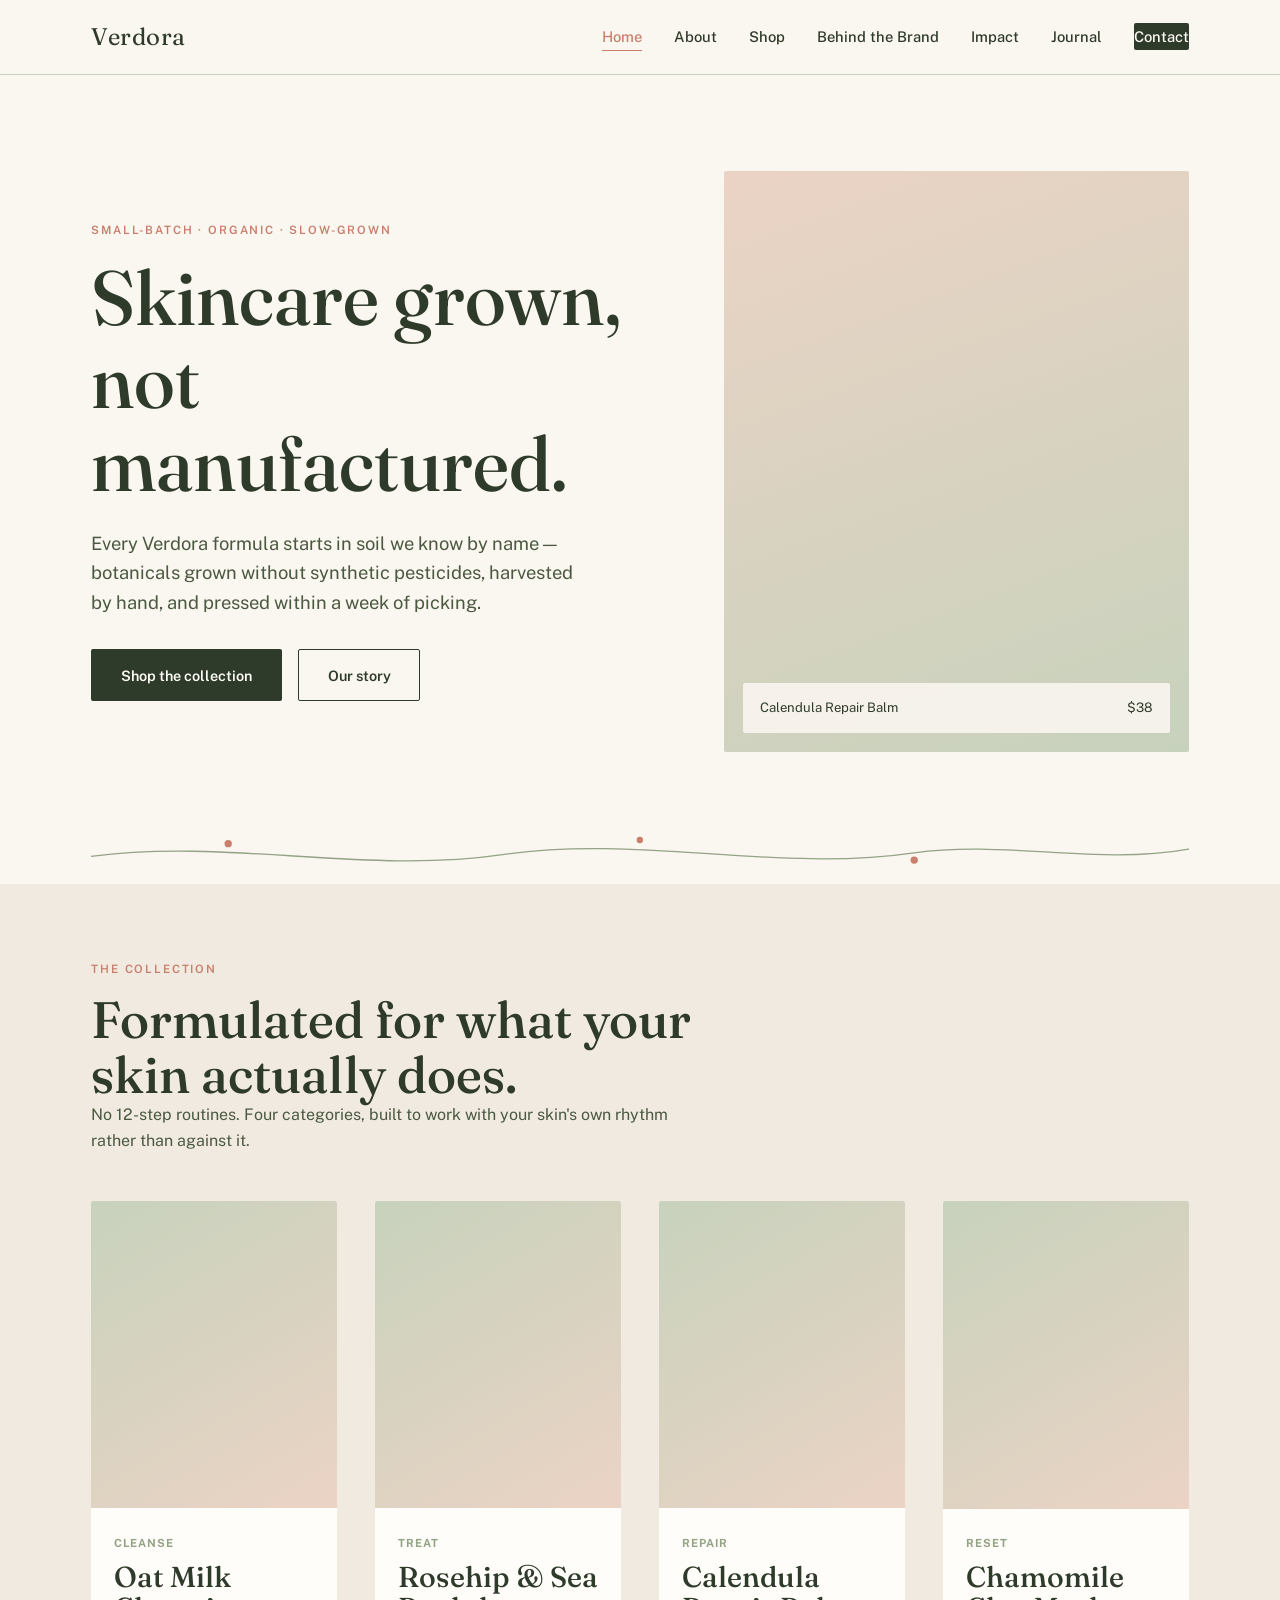
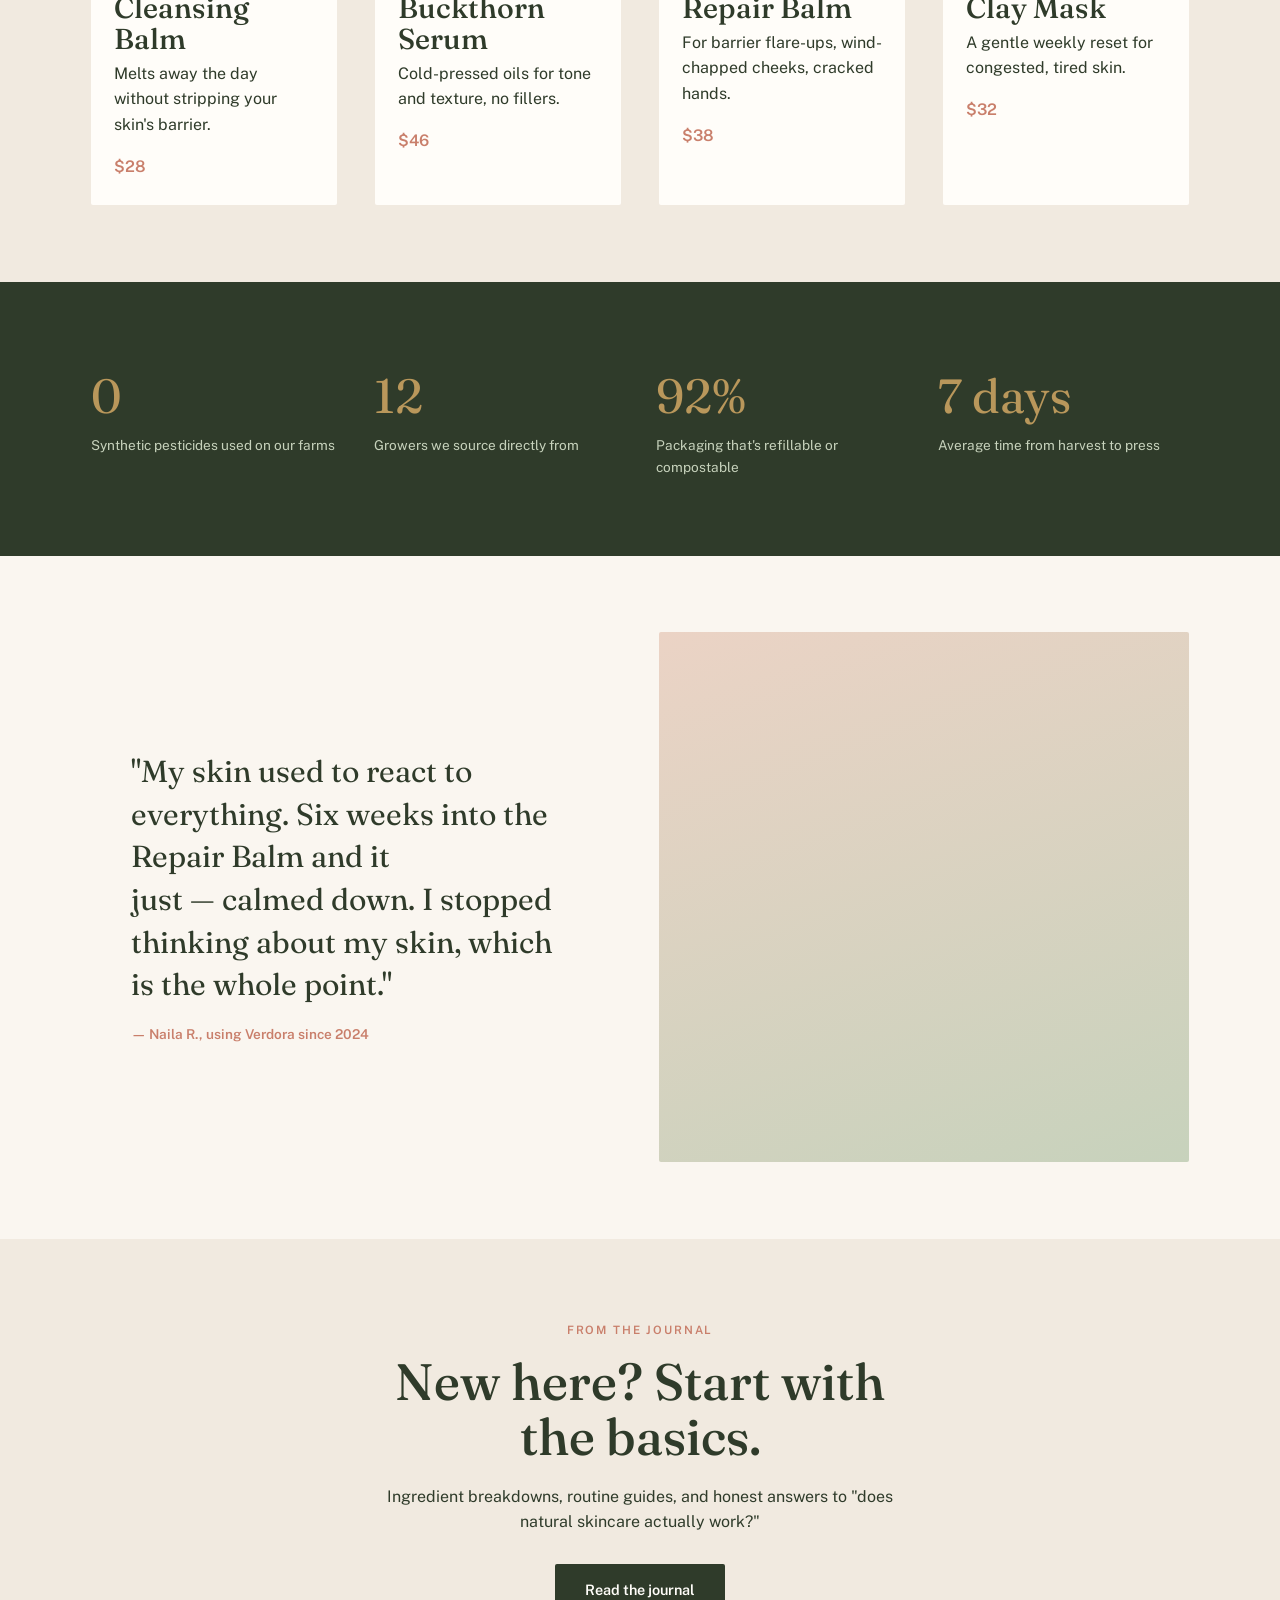
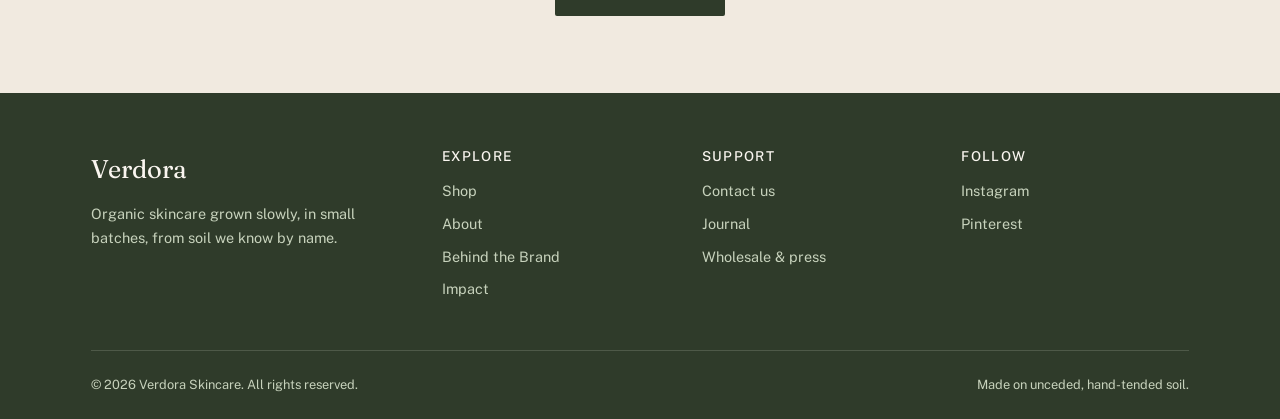
<file: index.html>
<!DOCTYPE html>
<html lang="en">
<head>
<meta charset="UTF-8">
<meta name="viewport" content="width=device-width, initial-scale=1.0">
<title>Verdora — Organic Skincare Grown Slowly</title>
<meta name="description" content="Verdora makes organic, small-batch skincare from botanicals grown without synthetic pesticides. Shop cleansers, serums, and balms formulated for sensitive skin.">
<meta name="keywords" content="organic skincare, natural skincare, botanical skincare, sustainable beauty, clean beauty">
<meta property="og:title" content="Verdora — Organic Skincare Grown Slowly">
<meta property="og:description" content="Small-batch organic skincare made from botanicals grown without synthetic pesticides.">
<meta property="og:type" content="website">
<link rel="preconnect" href="https://fonts.googleapis.com">
<link href="https://fonts.googleapis.com/css2?family=Fraunces:opsz,wght@9..144,400;9..144,500;9..144,600&family=Public+Sans:wght@400;500;600;700&display=swap" rel="stylesheet">
<link rel="stylesheet" href="css/style.css">
</head>
<body>
<a class="skip-link" href="#main">Skip to content</a>

<header class="site-header">
  <div class="nav-wrap">
    <a href="index.html" class="logo">Verdora</a>
    <button class="nav-toggle" aria-label="Toggle menu" aria-expanded="false">
      <span></span><span></span><span></span>
    </button>
    <ul class="nav-links">
      <li><a href="index.html" aria-current="page">Home</a></li>
      <li><a href="about.html">About</a></li>
      <li><a href="shop.html">Shop</a></li>
      <li><a href="gallery.html">Behind the Brand</a></li>
      <li><a href="sustainability.html">Impact</a></li>
      <li><a href="blog.html">Journal</a></li>
      <li><a href="contact.html" class="nav-cta">Contact</a></li>
    </ul>
  </div>
</header>

<main id="main">

  <section class="hero">
    <div class="hero-copy">
      <span class="eyebrow">Small-batch &middot; Organic &middot; Slow-grown</span>
      <h1>Skincare grown, not manufactured.</h1>
      <p class="lede">Every Verdora formula starts in soil we know by name — botanicals grown without synthetic pesticides, harvested by hand, and pressed within a week of picking.</p>
      <div class="hero-actions">
        <a href="shop.html" class="btn btn-primary">Shop the collection</a>
        <a href="about.html" class="btn btn-outline">Our story</a>
      </div>
    </div>
    <div class="hero-visual" role="img" aria-label="Amber glass jar of Verdora facial balm resting on a linen cloth beside fresh calendula petals">
      <div class="badge">
        <span>Calendula Repair Balm</span>
        <span>$38</span>
      </div>
    </div>
  </section>

  <div class="vine-divider" aria-hidden="true">
    <svg viewBox="0 0 1200 60" preserveAspectRatio="none">
      <path d="M0,30 C150,10 300,50 450,28 C600,6 750,48 900,26 C1000,12 1100,40 1200,22" />
      <circle cx="150" cy="16" r="4" />
      <circle cx="600" cy="12" r="3.5" />
      <circle cx="900" cy="34" r="4" />
    </svg>
  </div>

  <section class="bg-deep">
    <div class="container">
      <div class="section-head">
        <span class="eyebrow">The collection</span>
        <h2>Formulated for what your skin actually does.</h2>
        <p>No 12-step routines. Four categories, built to work with your skin's own rhythm rather than against it.</p>
      </div>
      <div class="grid grid-4">
        <div class="card">
          <div class="card-media" role="img" aria-label="Oat milk cleansing balm in frosted glass jar"></div>
          <div class="card-body">
            <span class="tag">Cleanse</span>
            <h3>Oat Milk Cleansing Balm</h3>
            <p>Melts away the day without stripping your skin's barrier.</p>
            <span class="price">$28</span>
          </div>
        </div>
        <div class="card">
          <div class="card-media" role="img" aria-label="Rosehip and sea buckthorn facial serum dropper bottle"></div>
          <div class="card-body">
            <span class="tag">Treat</span>
            <h3>Rosehip &amp; Sea Buckthorn Serum</h3>
            <p>Cold-pressed oils for tone and texture, no fillers.</p>
            <span class="price">$46</span>
          </div>
        </div>
        <div class="card">
          <div class="card-media" role="img" aria-label="Calendula repair balm in amber glass jar"></div>
          <div class="card-body">
            <span class="tag">Repair</span>
            <h3>Calendula Repair Balm</h3>
            <p>For barrier flare-ups, wind-chapped cheeks, cracked hands.</p>
            <span class="price">$38</span>
          </div>
        </div>
        <div class="card">
          <div class="card-media" role="img" aria-label="Chamomile clay mask in a kraft-lined jar"></div>
          <div class="card-body">
            <span class="tag">Reset</span>
            <h3>Chamomile Clay Mask</h3>
            <p>A gentle weekly reset for congested, tired skin.</p>
            <span class="price">$32</span>
          </div>
        </div>
      </div>
    </div>
  </section>

  <section class="bg-forest">
    <div class="container">
      <div class="stat-row">
        <div>
          <div class="stat-num">0</div>
          <div class="stat-label">Synthetic pesticides used on our farms</div>
        </div>
        <div>
          <div class="stat-num">12</div>
          <div class="stat-label">Growers we source directly from</div>
        </div>
        <div>
          <div class="stat-num">92%</div>
          <div class="stat-label">Packaging that's refillable or compostable</div>
        </div>
        <div>
          <div class="stat-num">7 days</div>
          <div class="stat-label">Average time from harvest to press</div>
        </div>
      </div>
    </div>
  </section>

  <section>
    <div class="container">
      <div class="grid grid-2" style="align-items: center;">
        <div>
          <blockquote class="testimonial">
            "My skin used to react to everything. Six weeks into the Repair Balm and it just&nbsp;&mdash;&nbsp;calmed down. I stopped thinking about my skin, which is the whole point."
            <cite>— Naila R., using Verdora since 2024</cite>
          </blockquote>
        </div>
        <div class="hero-visual" style="aspect-ratio: 1/1;" role="img" aria-label="Customer applying Verdora balm in natural light"></div>
      </div>
    </div>
  </section>

  <section class="bg-deep">
    <div class="container center" style="max-width: 640px;">
      <span class="eyebrow">From the journal</span>
      <h2 style="margin: 0.8rem 0 1.2rem;">New here? Start with the basics.</h2>
      <p class="center" style="margin: 0 auto 1.8rem;">Ingredient breakdowns, routine guides, and honest answers to "does natural skincare actually work?"</p>
      <a href="blog.html" class="btn btn-primary">Read the journal</a>
    </div>
  </section>

</main>

<footer class="site-footer">
  <div class="container">
    <div class="footer-grid">
      <div>
        <div class="footer-logo">Verdora</div>
        <p style="max-width: 32ch; font-size: 0.9rem;">Organic skincare grown slowly, in small batches, from soil we know by name.</p>
      </div>
      <div>
        <h4>Explore</h4>
        <ul>
          <li><a href="shop.html">Shop</a></li>
          <li><a href="about.html">About</a></li>
          <li><a href="gallery.html">Behind the Brand</a></li>
          <li><a href="sustainability.html">Impact</a></li>
        </ul>
      </div>
      <div>
        <h4>Support</h4>
        <ul>
          <li><a href="contact.html">Contact us</a></li>
          <li><a href="blog.html">Journal</a></li>
          <li><a href="contact.html">Wholesale &amp; press</a></li>
        </ul>
      </div>
      <div>
        <h4>Follow</h4>
        <ul>
          <li><a href="#">Instagram</a></li>
          <li><a href="#">Pinterest</a></li>
        </ul>
      </div>
    </div>
    <div class="footer-bottom">
      <span>&copy; 2026 Verdora Skincare. All rights reserved.</span>
      <span>Made on unceded, hand-tended soil.</span>
    </div>
  </div>
</footer>

<script src="js/main.js"></script>
</body>
</html>
</file>
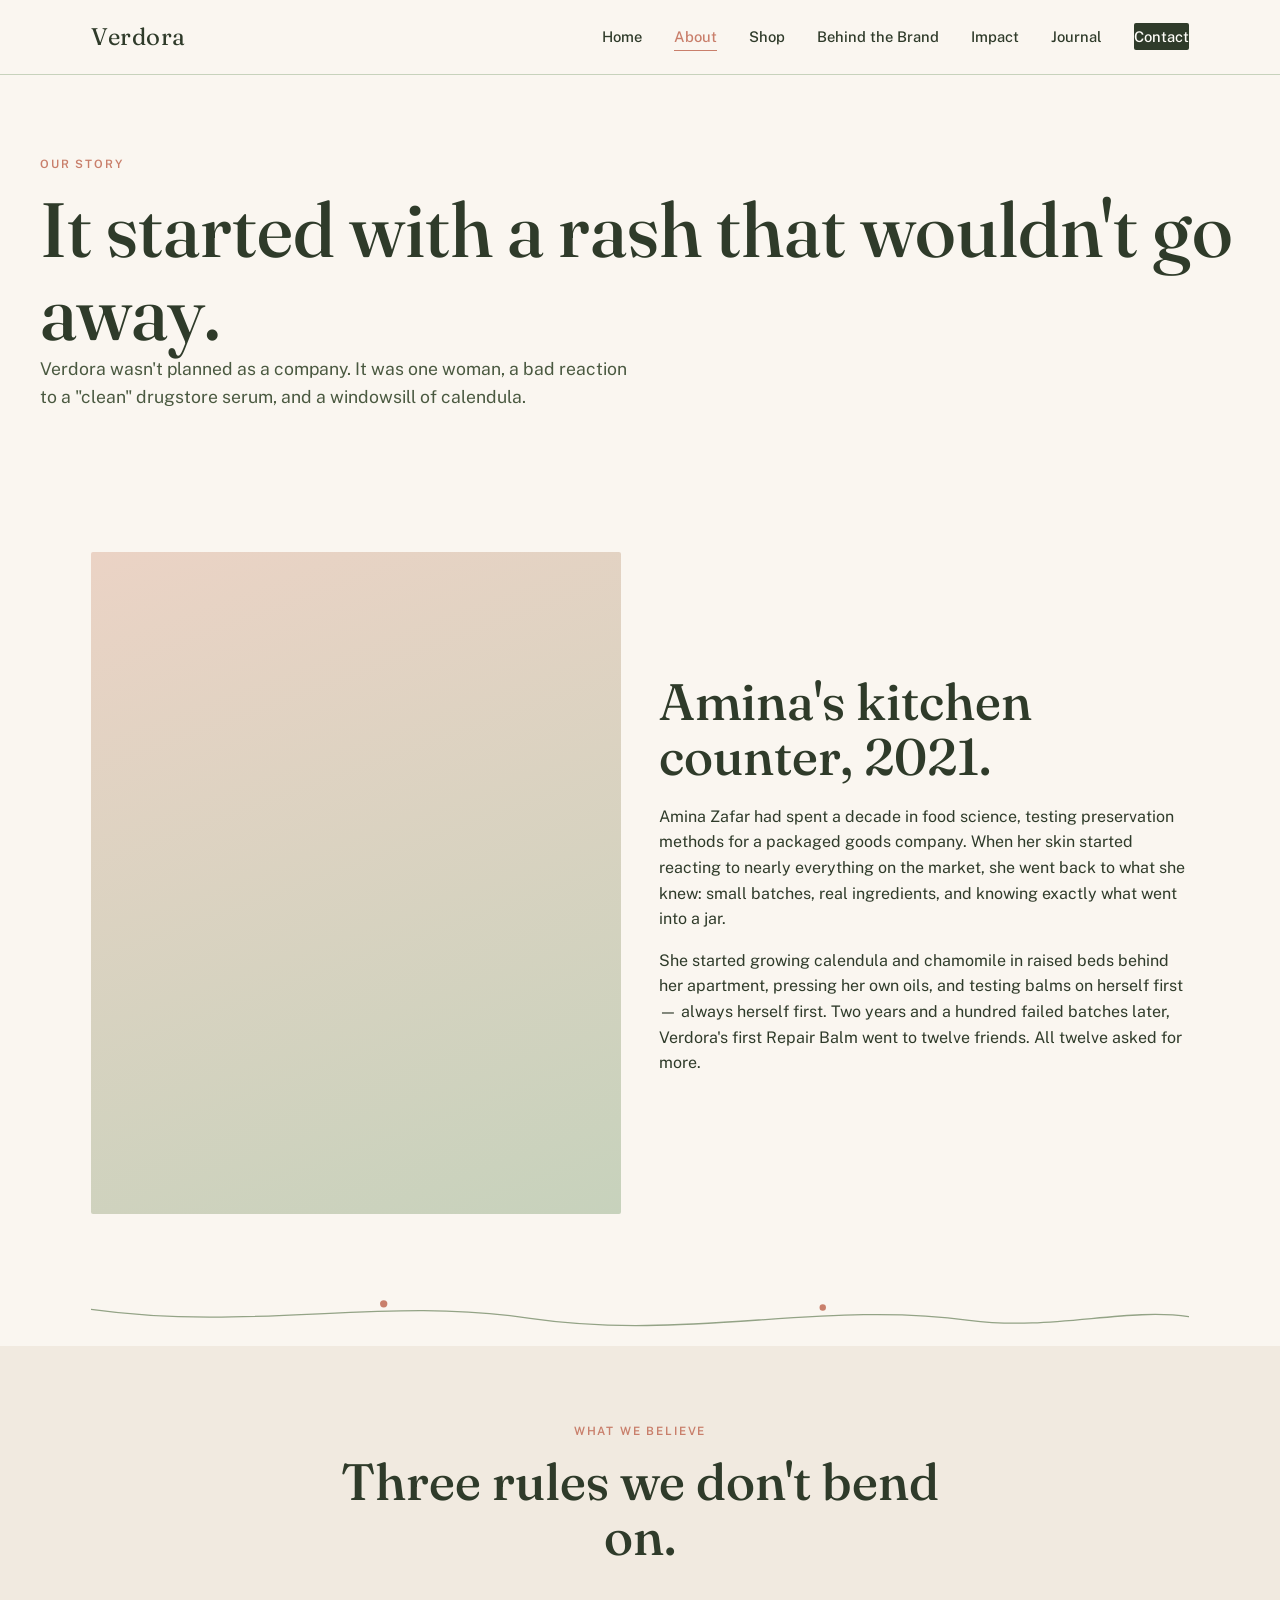
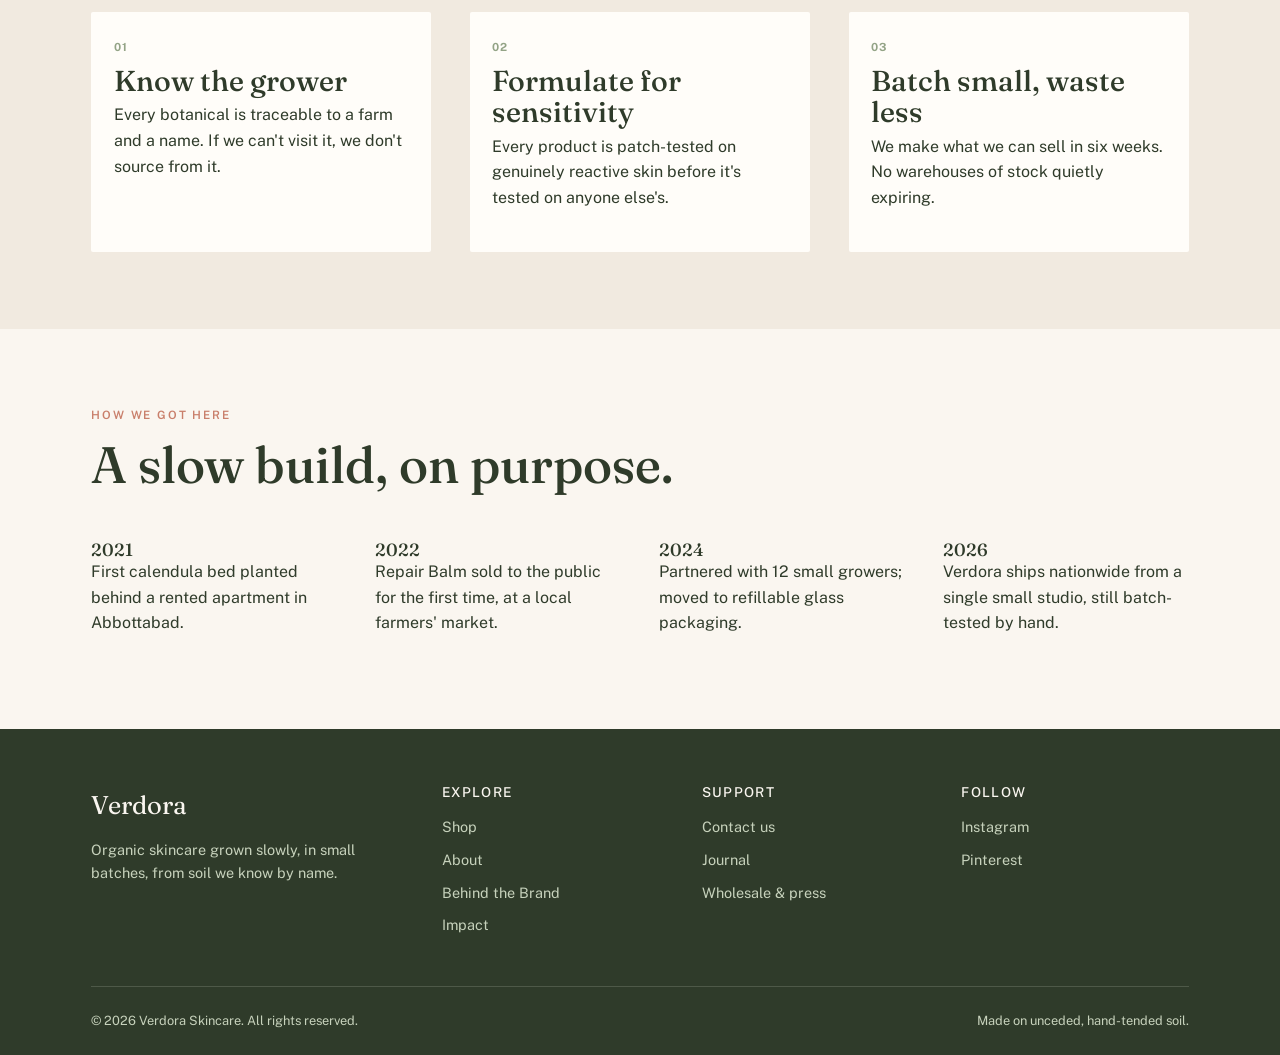
<file: about.html>
<!DOCTYPE html>
<html lang="en">
<head>
<meta charset="UTF-8">
<meta name="viewport" content="width=device-width, initial-scale=1.0">
<title>About Verdora — Our Story</title>
<meta name="description" content="Verdora started as one woman's kitchen-counter experiment for her own sensitive skin. Read how it grew into a small-batch organic skincare farm and studio.">
<link rel="preconnect" href="https://fonts.googleapis.com">
<link href="https://fonts.googleapis.com/css2?family=Fraunces:opsz,wght@9..144,400;9..144,500;9..144,600&family=Public+Sans:wght@400;500;600;700&display=swap" rel="stylesheet">
<link rel="stylesheet" href="css/style.css">
</head>
<body>
<a class="skip-link" href="#main">Skip to content</a>

<header class="site-header">
  <div class="nav-wrap">
    <a href="index.html" class="logo">Verdora</a>
    <button class="nav-toggle" aria-label="Toggle menu" aria-expanded="false">
      <span></span><span></span><span></span>
    </button>
    <ul class="nav-links">
      <li><a href="index.html">Home</a></li>
      <li><a href="about.html" aria-current="page">About</a></li>
      <li><a href="shop.html">Shop</a></li>
      <li><a href="gallery.html">Behind the Brand</a></li>
      <li><a href="sustainability.html">Impact</a></li>
      <li><a href="blog.html">Journal</a></li>
      <li><a href="contact.html" class="nav-cta">Contact</a></li>
    </ul>
  </div>
</header>

<main id="main">

  <div class="page-head container">
    <span class="eyebrow">Our story</span>
    <h1>It started with a rash that wouldn't go away.</h1>
    <p class="lede">Verdora wasn't planned as a company. It was one woman, a bad reaction to a "clean" drugstore serum, and a windowsill of calendula.</p>
  </div>

  <section>
    <div class="container">
      <div class="grid grid-2" style="align-items: center;">
        <div class="hero-visual" style="aspect-ratio: 4/5;" role="img" aria-label="Founder Amina Zafar tending a calendula field at golden hour"></div>
        <div>
          <h2 style="margin-bottom: 1.2rem;">Amina's kitchen counter, 2021.</h2>
          <p>Amina Zafar had spent a decade in food science, testing preservation methods for a packaged goods company. When her skin started reacting to nearly everything on the market, she went back to what she knew: small batches, real ingredients, and knowing exactly what went into a jar.</p>
          <p>She started growing calendula and chamomile in raised beds behind her apartment, pressing her own oils, and testing balms on herself first — always herself first. Two years and a hundred failed batches later, Verdora's first Repair Balm went to twelve friends. All twelve asked for more.</p>
        </div>
      </div>
    </div>
  </section>

  <div class="vine-divider" aria-hidden="true">
    <svg viewBox="0 0 1200 60" preserveAspectRatio="none">
      <path d="M0,20 C180,45 320,5 480,30 C650,55 800,10 960,32 C1050,44 1130,18 1200,28" />
      <circle cx="320" cy="14" r="4" />
      <circle cx="800" cy="18" r="3.5" />
    </svg>
  </div>

  <section class="bg-deep">
    <div class="container">
      <div class="section-head center" style="margin-left:auto;margin-right:auto;">
        <span class="eyebrow">What we believe</span>
        <h2>Three rules we don't bend on.</h2>
      </div>
      <div class="grid grid-3">
        <div class="card">
          <div class="card-body">
            <span class="tag">01</span>
            <h3>Know the grower</h3>
            <p>Every botanical is traceable to a farm and a name. If we can't visit it, we don't source from it.</p>
          </div>
        </div>
        <div class="card">
          <div class="card-body">
            <span class="tag">02</span>
            <h3>Formulate for sensitivity</h3>
            <p>Every product is patch-tested on genuinely reactive skin before it's tested on anyone else's.</p>
          </div>
        </div>
        <div class="card">
          <div class="card-body">
            <span class="tag">03</span>
            <h3>Batch small, waste less</h3>
            <p>We make what we can sell in six weeks. No warehouses of stock quietly expiring.</p>
          </div>
        </div>
      </div>
    </div>
  </section>

  <section>
    <div class="container">
      <div class="section-head">
        <span class="eyebrow">How we got here</span>
        <h2>A slow build, on purpose.</h2>
      </div>
      <div class="grid grid-4">
        <div>
          <h3 style="font-size:1.1rem;">2021</h3>
          <p>First calendula bed planted behind a rented apartment in Abbottabad.</p>
        </div>
        <div>
          <h3 style="font-size:1.1rem;">2022</h3>
          <p>Repair Balm sold to the public for the first time, at a local farmers' market.</p>
        </div>
        <div>
          <h3 style="font-size:1.1rem;">2024</h3>
          <p>Partnered with 12 small growers; moved to refillable glass packaging.</p>
        </div>
        <div>
          <h3 style="font-size:1.1rem;">2026</h3>
          <p>Verdora ships nationwide from a single small studio, still batch-tested by hand.</p>
        </div>
      </div>
    </div>
  </section>

</main>

<footer class="site-footer">
  <div class="container">
    <div class="footer-grid">
      <div>
        <div class="footer-logo">Verdora</div>
        <p style="max-width: 32ch; font-size: 0.9rem;">Organic skincare grown slowly, in small batches, from soil we know by name.</p>
      </div>
      <div>
        <h4>Explore</h4>
        <ul>
          <li><a href="shop.html">Shop</a></li>
          <li><a href="about.html">About</a></li>
          <li><a href="gallery.html">Behind the Brand</a></li>
          <li><a href="sustainability.html">Impact</a></li>
        </ul>
      </div>
      <div>
        <h4>Support</h4>
        <ul>
          <li><a href="contact.html">Contact us</a></li>
          <li><a href="blog.html">Journal</a></li>
          <li><a href="contact.html">Wholesale &amp; press</a></li>
        </ul>
      </div>
      <div>
        <h4>Follow</h4>
        <ul>
          <li><a href="#">Instagram</a></li>
          <li><a href="#">Pinterest</a></li>
        </ul>
      </div>
    </div>
    <div class="footer-bottom">
      <span>&copy; 2026 Verdora Skincare. All rights reserved.</span>
      <span>Made on unceded, hand-tended soil.</span>
    </div>
  </div>
</footer>

<script src="js/main.js"></script>
</body>
</html>
</file>
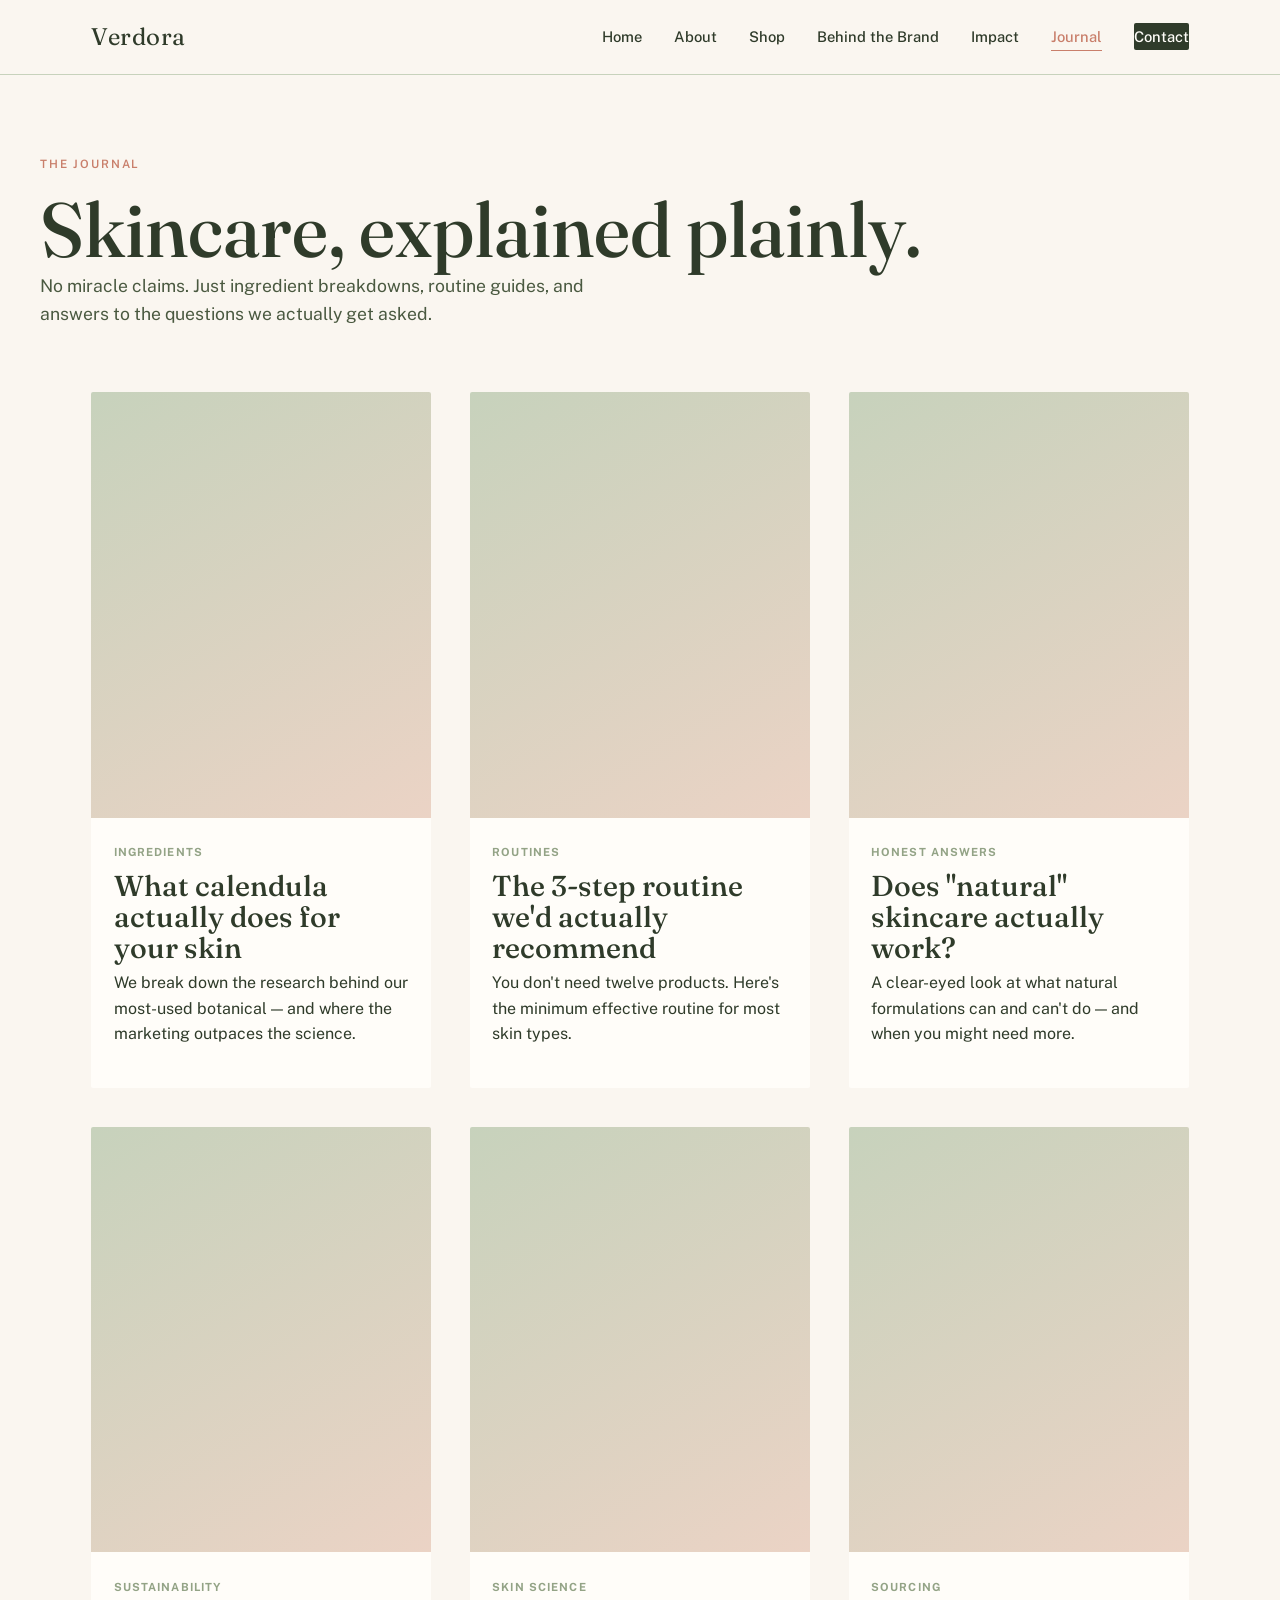
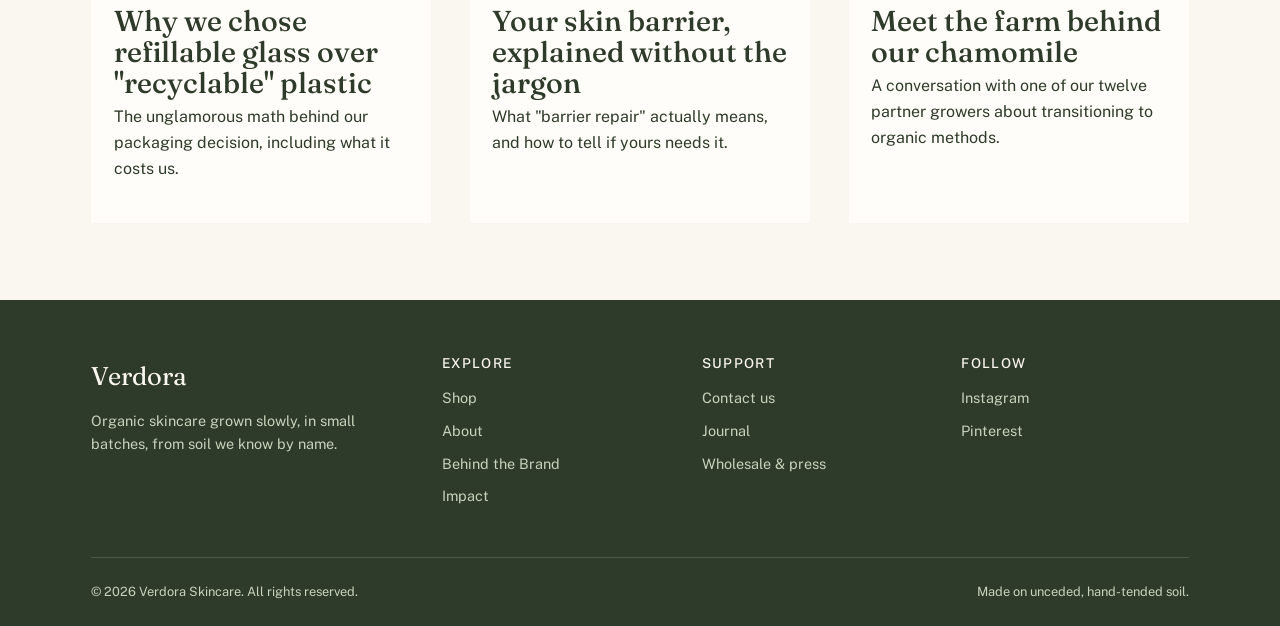
<file: blog.html>
<!DOCTYPE html>
<html lang="en">
<head>
<meta charset="UTF-8">
<meta name="viewport" content="width=device-width, initial-scale=1.0">
<title>Journal — Verdora</title>
<meta name="description" content="Ingredient breakdowns, routine guides, and honest answers about organic skincare from the Verdora journal.">
<link rel="preconnect" href="https://fonts.googleapis.com">
<link href="https://fonts.googleapis.com/css2?family=Fraunces:opsz,wght@9..144,400;9..144,500;9..144,600&family=Public+Sans:wght@400;500;600;700&display=swap" rel="stylesheet">
<link rel="stylesheet" href="css/style.css">
</head>
<body>
<a class="skip-link" href="#main">Skip to content</a>

<header class="site-header">
  <div class="nav-wrap">
    <a href="index.html" class="logo">Verdora</a>
    <button class="nav-toggle" aria-label="Toggle menu" aria-expanded="false">
      <span></span><span></span><span></span>
    </button>
    <ul class="nav-links">
      <li><a href="index.html">Home</a></li>
      <li><a href="about.html">About</a></li>
      <li><a href="shop.html">Shop</a></li>
      <li><a href="gallery.html">Behind the Brand</a></li>
      <li><a href="sustainability.html">Impact</a></li>
      <li><a href="blog.html" aria-current="page">Journal</a></li>
      <li><a href="contact.html" class="nav-cta">Contact</a></li>
    </ul>
  </div>
</header>

<main id="main">

  <div class="page-head container">
    <span class="eyebrow">The journal</span>
    <h1>Skincare, explained plainly.</h1>
    <p class="lede">No miracle claims. Just ingredient breakdowns, routine guides, and answers to the questions we actually get asked.</p>
  </div>

  <section style="padding-top: 0;">
    <div class="container">
      <div class="grid grid-3">

        <article class="card">
          <div class="card-media" role="img" aria-label="Calendula petals arranged on linen"></div>
          <div class="card-body">
            <span class="tag">Ingredients</span>
            <h3>What calendula actually does for your skin</h3>
            <p>We break down the research behind our most-used botanical — and where the marketing outpaces the science.</p>
          </div>
        </article>

        <article class="card">
          <div class="card-media" role="img" aria-label="Minimal three-step skincare routine laid out on a shelf"></div>
          <div class="card-body">
            <span class="tag">Routines</span>
            <h3>The 3-step routine we'd actually recommend</h3>
            <p>You don't need twelve products. Here's the minimum effective routine for most skin types.</p>
          </div>
        </article>

        <article class="card">
          <div class="card-media" role="img" aria-label="Person reading an ingredient label closely"></div>
          <div class="card-body">
            <span class="tag">Honest answers</span>
            <h3>Does "natural" skincare actually work?</h3>
            <p>A clear-eyed look at what natural formulations can and can't do — and when you might need more.</p>
          </div>
        </article>

        <article class="card">
          <div class="card-media" role="img" aria-label="Glass jar being refilled at a refill station"></div>
          <div class="card-body">
            <span class="tag">Sustainability</span>
            <h3>Why we chose refillable glass over "recyclable" plastic</h3>
            <p>The unglamorous math behind our packaging decision, including what it costs us.</p>
          </div>
        </article>

        <article class="card">
          <div class="card-media" role="img" aria-label="Skin barrier illustration with botanical texture overlay"></div>
          <div class="card-body">
            <span class="tag">Skin science</span>
            <h3>Your skin barrier, explained without the jargon</h3>
            <p>What "barrier repair" actually means, and how to tell if yours needs it.</p>
          </div>
        </article>

        <article class="card">
          <div class="card-media" role="img" aria-label="Farmer inspecting chamomile crop rows"></div>
          <div class="card-body">
            <span class="tag">Sourcing</span>
            <h3>Meet the farm behind our chamomile</h3>
            <p>A conversation with one of our twelve partner growers about transitioning to organic methods.</p>
          </div>
        </article>

      </div>
    </div>
  </section>

</main>

<footer class="site-footer">
  <div class="container">
    <div class="footer-grid">
      <div>
        <div class="footer-logo">Verdora</div>
        <p style="max-width: 32ch; font-size: 0.9rem;">Organic skincare grown slowly, in small batches, from soil we know by name.</p>
      </div>
      <div>
        <h4>Explore</h4>
        <ul>
          <li><a href="shop.html">Shop</a></li>
          <li><a href="about.html">About</a></li>
          <li><a href="gallery.html">Behind the Brand</a></li>
          <li><a href="sustainability.html">Impact</a></li>
        </ul>
      </div>
      <div>
        <h4>Support</h4>
        <ul>
          <li><a href="contact.html">Contact us</a></li>
          <li><a href="blog.html">Journal</a></li>
          <li><a href="contact.html">Wholesale &amp; press</a></li>
        </ul>
      </div>
      <div>
        <h4>Follow</h4>
        <ul>
          <li><a href="#">Instagram</a></li>
          <li><a href="#">Pinterest</a></li>
        </ul>
      </div>
    </div>
    <div class="footer-bottom">
      <span>&copy; 2026 Verdora Skincare. All rights reserved.</span>
      <span>Made on unceded, hand-tended soil.</span>
    </div>
  </div>
</footer>

<script src="js/main.js"></script>
</body>
</html>
</file>
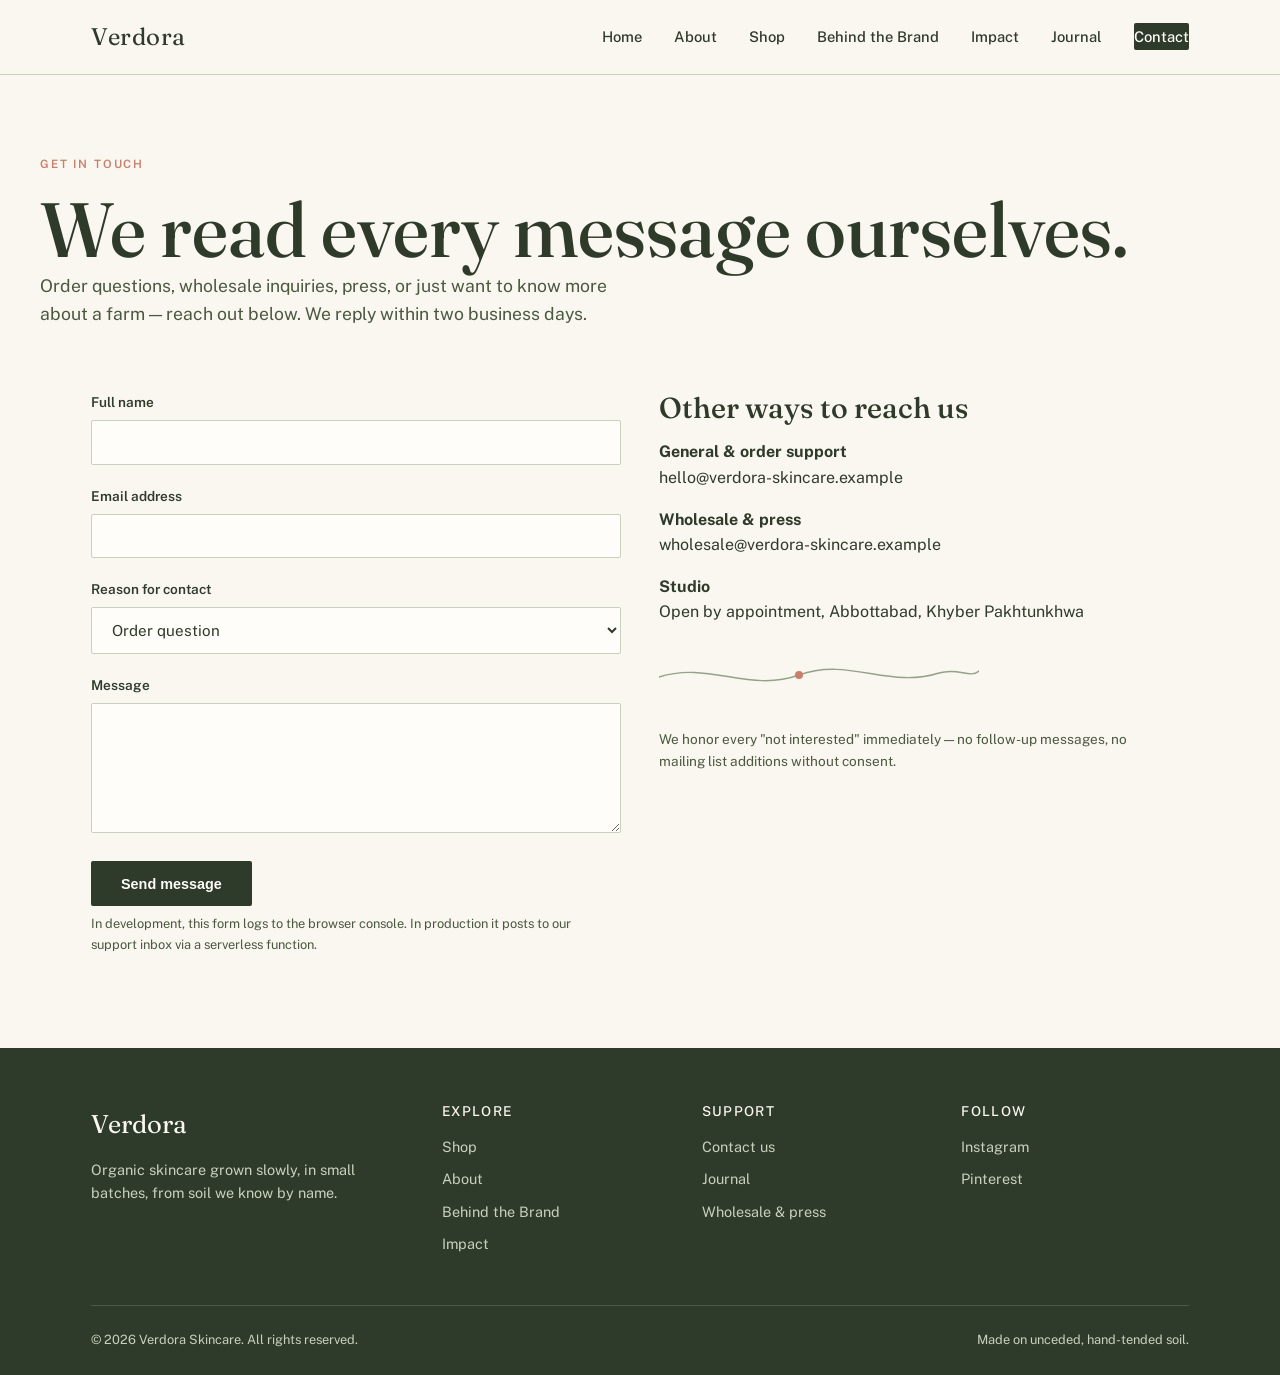
<file: contact.html>
<!DOCTYPE html>
<html lang="en">
<head>
<meta charset="UTF-8">
<meta name="viewport" content="width=device-width, initial-scale=1.0">
<title>Contact — Verdora</title>
<meta name="description" content="Get in touch with Verdora for order questions, wholesale inquiries, or press. We reply within two business days.">
<link rel="preconnect" href="https://fonts.googleapis.com">
<link href="https://fonts.googleapis.com/css2?family=Fraunces:opsz,wght@9..144,400;9..144,500;9..144,600&family=Public+Sans:wght@400;500;600;700&display=swap" rel="stylesheet">
<link rel="stylesheet" href="css/style.css">
</head>
<body>
<a class="skip-link" href="#main">Skip to content</a>

<header class="site-header">
  <div class="nav-wrap">
    <a href="index.html" class="logo">Verdora</a>
    <button class="nav-toggle" aria-label="Toggle menu" aria-expanded="false">
      <span></span><span></span><span></span>
    </button>
    <ul class="nav-links">
      <li><a href="index.html">Home</a></li>
      <li><a href="about.html">About</a></li>
      <li><a href="shop.html">Shop</a></li>
      <li><a href="gallery.html">Behind the Brand</a></li>
      <li><a href="sustainability.html">Impact</a></li>
      <li><a href="blog.html">Journal</a></li>
      <li><a href="contact.html" class="nav-cta" aria-current="page">Contact</a></li>
    </ul>
  </div>
</header>

<main id="main">

  <div class="page-head container">
    <span class="eyebrow">Get in touch</span>
    <h1>We read every message ourselves.</h1>
    <p class="lede">Order questions, wholesale inquiries, press, or just want to know more about a farm — reach out below. We reply within two business days.</p>
  </div>

  <section style="padding-top: 0;">
    <div class="container">
      <div class="grid grid-2" style="align-items: start;">

        <form id="contact-form" novalidate>
          <div class="form-field">
            <label for="name">Full name</label>
            <input type="text" id="name" name="name" autocomplete="name" required>
          </div>
          <div class="form-field">
            <label for="email">Email address</label>
            <input type="email" id="email" name="email" autocomplete="email" required>
          </div>
          <div class="form-field">
            <label for="reason">Reason for contact</label>
            <select id="reason" name="reason">
              <option value="order">Order question</option>
              <option value="wholesale">Wholesale &amp; press</option>
              <option value="sourcing">Sourcing question</option>
              <option value="other">Something else</option>
            </select>
          </div>
          <div class="form-field">
            <label for="message">Message</label>
            <textarea id="message" name="message" rows="6" required></textarea>
          </div>
          <button type="submit" class="btn btn-primary">Send message</button>
          <p class="form-note">In development, this form logs to the browser console. In production it posts to our support inbox via a serverless function.</p>
        </form>

        <div>
          <h3 style="margin-bottom: 1rem;">Other ways to reach us</h3>
          <p><strong>General &amp; order support</strong><br>hello@verdora-skincare.example</p>
          <p><strong>Wholesale &amp; press</strong><br>wholesale@verdora-skincare.example</p>
          <p><strong>Studio</strong><br>Open by appointment, Abbottabad, Khyber Pakhtunkhwa</p>
          <div class="vine-divider" aria-hidden="true" style="margin: 2rem 0; max-width: 320px; padding: 0;">
            <svg viewBox="0 0 320 40" preserveAspectRatio="none">
              <path d="M0,20 C50,4 90,36 140,18 C190,0 230,32 280,16 C300,10 310,22 320,14" />
              <circle cx="140" cy="18" r="4" />
            </svg>
          </div>
          <p style="font-size: 0.85rem; color: var(--forest-soft);">We honor every "not interested" immediately — no follow-up messages, no mailing list additions without consent.</p>
        </div>

      </div>
    </div>
  </section>

</main>

<footer class="site-footer">
  <div class="container">
    <div class="footer-grid">
      <div>
        <div class="footer-logo">Verdora</div>
        <p style="max-width: 32ch; font-size: 0.9rem;">Organic skincare grown slowly, in small batches, from soil we know by name.</p>
      </div>
      <div>
        <h4>Explore</h4>
        <ul>
          <li><a href="shop.html">Shop</a></li>
          <li><a href="about.html">About</a></li>
          <li><a href="gallery.html">Behind the Brand</a></li>
          <li><a href="sustainability.html">Impact</a></li>
        </ul>
      </div>
      <div>
        <h4>Support</h4>
        <ul>
          <li><a href="contact.html">Contact us</a></li>
          <li><a href="blog.html">Journal</a></li>
          <li><a href="contact.html">Wholesale &amp; press</a></li>
        </ul>
      </div>
      <div>
        <h4>Follow</h4>
        <ul>
          <li><a href="#">Instagram</a></li>
          <li><a href="#">Pinterest</a></li>
        </ul>
      </div>
    </div>
    <div class="footer-bottom">
      <span>&copy; 2026 Verdora Skincare. All rights reserved.</span>
      <span>Made on unceded, hand-tended soil.</span>
    </div>
  </div>
</footer>

<script src="js/main.js"></script>
</body>
</html>
</file>
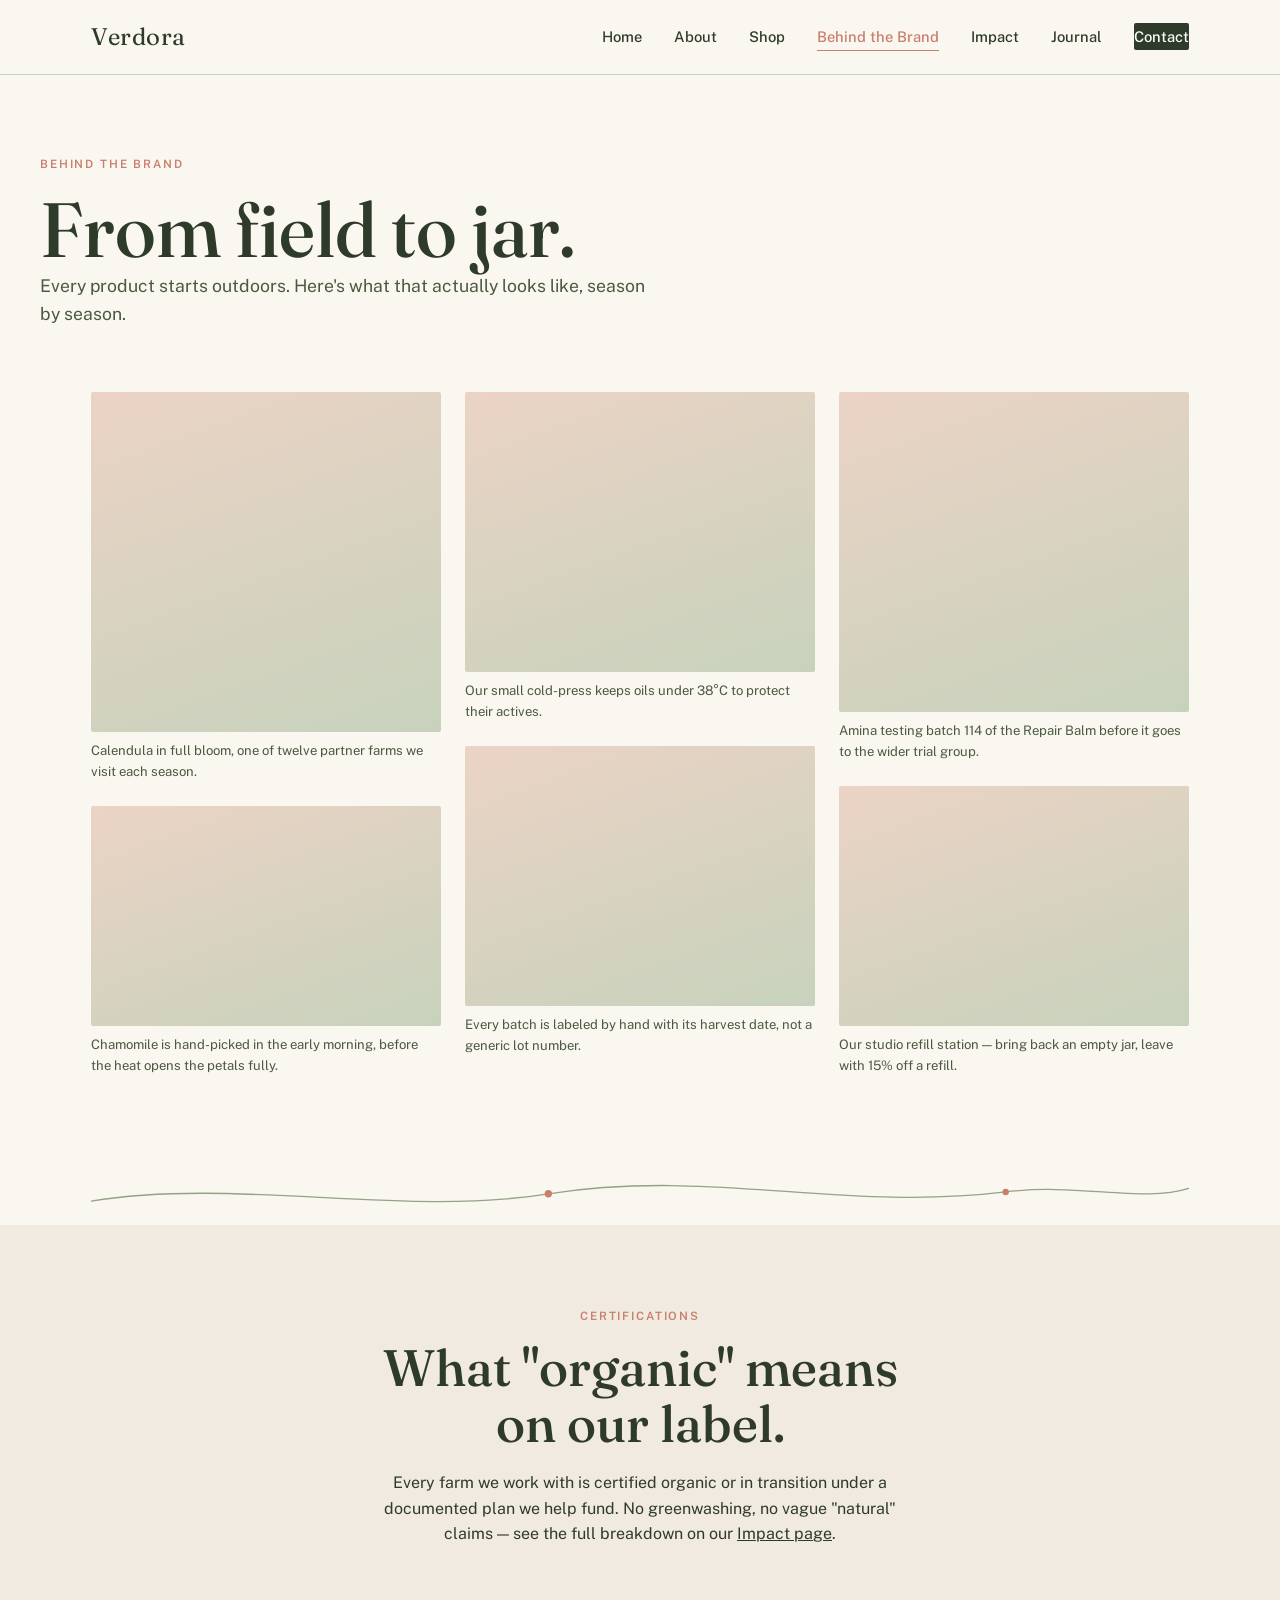
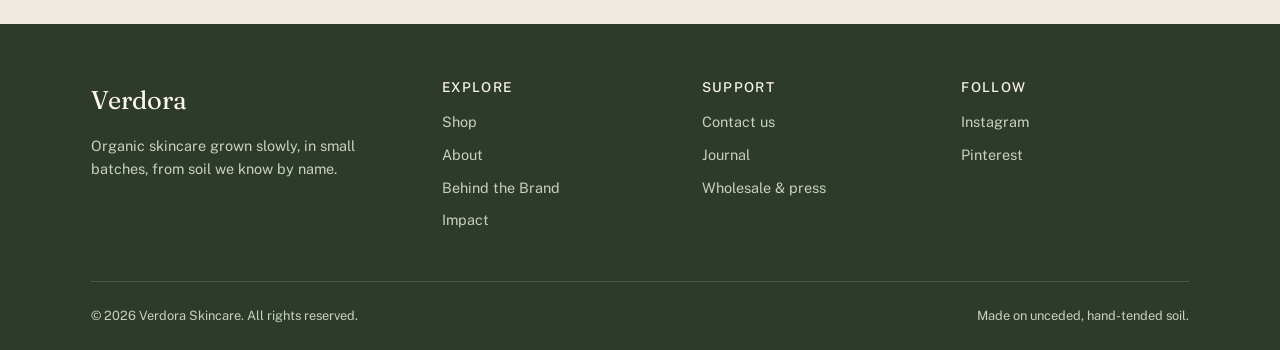
<file: gallery.html>
<!DOCTYPE html>
<html lang="en">
<head>
<meta charset="UTF-8">
<meta name="viewport" content="width=device-width, initial-scale=1.0">
<title>Behind the Brand — Verdora</title>
<meta name="description" content="A look inside Verdora's fields and studio: how our botanicals are grown, harvested, and pressed into small-batch skincare.">
<link rel="preconnect" href="https://fonts.googleapis.com">
<link href="https://fonts.googleapis.com/css2?family=Fraunces:opsz,wght@9..144,400;9..144,500;9..144,600&family=Public+Sans:wght@400;500;600;700&display=swap" rel="stylesheet">
<link rel="stylesheet" href="css/style.css">
<style>
  .masonry { column-count: 3; column-gap: 1.5rem; }
  .masonry figure { break-inside: avoid; margin: 0 0 1.5rem; }
  .masonry .hero-visual { aspect-ratio: auto; }
  .masonry figcaption { font-size: 0.82rem; color: var(--forest-soft); margin-top: 0.5rem; }
  @media (max-width: 860px) { .masonry { column-count: 2; } }
  @media (max-width: 560px) { .masonry { column-count: 1; } }
</style>
</head>
<body>
<a class="skip-link" href="#main">Skip to content</a>

<header class="site-header">
  <div class="nav-wrap">
    <a href="index.html" class="logo">Verdora</a>
    <button class="nav-toggle" aria-label="Toggle menu" aria-expanded="false">
      <span></span><span></span><span></span>
    </button>
    <ul class="nav-links">
      <li><a href="index.html">Home</a></li>
      <li><a href="about.html">About</a></li>
      <li><a href="shop.html">Shop</a></li>
      <li><a href="gallery.html" aria-current="page">Behind the Brand</a></li>
      <li><a href="sustainability.html">Impact</a></li>
      <li><a href="blog.html">Journal</a></li>
      <li><a href="contact.html" class="nav-cta">Contact</a></li>
    </ul>
  </div>
</header>

<main id="main">

  <div class="page-head container">
    <span class="eyebrow">Behind the brand</span>
    <h1>From field to jar.</h1>
    <p class="lede">Every product starts outdoors. Here's what that actually looks like, season by season.</p>
  </div>

  <section style="padding-top: 0;">
    <div class="container">
      <div class="masonry">
        <figure>
          <div class="hero-visual" style="height: 340px;" role="img" aria-label="Calendula field in full bloom at sunrise"></div>
          <figcaption>Calendula in full bloom, one of twelve partner farms we visit each season.</figcaption>
        </figure>
        <figure>
          <div class="hero-visual" style="height: 220px;" role="img" aria-label="Hands harvesting chamomile flowers into a woven basket"></div>
          <figcaption>Chamomile is hand-picked in the early morning, before the heat opens the petals fully.</figcaption>
        </figure>
        <figure>
          <div class="hero-visual" style="height: 280px;" role="img" aria-label="Cold-press oil extraction equipment in the studio"></div>
          <figcaption>Our small cold-press keeps oils under 38&deg;C to protect their actives.</figcaption>
        </figure>
        <figure>
          <div class="hero-visual" style="height: 260px;" role="img" aria-label="Rows of amber glass jars being hand-labeled"></div>
          <figcaption>Every batch is labeled by hand with its harvest date, not a generic lot number.</figcaption>
        </figure>
        <figure>
          <div class="hero-visual" style="height: 320px;" role="img" aria-label="Founder Amina testing a new balm formulation in the studio"></div>
          <figcaption>Amina testing batch 114 of the Repair Balm before it goes to the wider trial group.</figcaption>
        </figure>
        <figure>
          <div class="hero-visual" style="height: 240px;" role="img" aria-label="Refill station where customers can return empty jars"></div>
          <figcaption>Our studio refill station — bring back an empty jar, leave with 15% off a refill.</figcaption>
        </figure>
      </div>
    </div>
  </section>

  <div class="vine-divider" aria-hidden="true">
    <svg viewBox="0 0 1200 60" preserveAspectRatio="none">
      <path d="M0,34 C160,8 340,52 500,26 C680,-2 820,46 1000,24 C1080,14 1150,36 1200,20" />
      <circle cx="500" cy="26" r="4" />
      <circle cx="1000" cy="24" r="3.5" />
    </svg>
  </div>

  <section class="bg-deep">
    <div class="container center" style="max-width: 640px;">
      <span class="eyebrow">Certifications</span>
      <h2 style="margin: 0.8rem 0 1.2rem;">What "organic" means on our label.</h2>
      <p class="center" style="margin: 0 auto;">Every farm we work with is certified organic or in transition under a documented plan we help fund. No greenwashing, no vague "natural" claims — see the full breakdown on our <a href="sustainability.html" style="text-decoration: underline;">Impact page</a>.</p>
    </div>
  </section>

</main>

<footer class="site-footer">
  <div class="container">
    <div class="footer-grid">
      <div>
        <div class="footer-logo">Verdora</div>
        <p style="max-width: 32ch; font-size: 0.9rem;">Organic skincare grown slowly, in small batches, from soil we know by name.</p>
      </div>
      <div>
        <h4>Explore</h4>
        <ul>
          <li><a href="shop.html">Shop</a></li>
          <li><a href="about.html">About</a></li>
          <li><a href="gallery.html">Behind the Brand</a></li>
          <li><a href="sustainability.html">Impact</a></li>
        </ul>
      </div>
      <div>
        <h4>Support</h4>
        <ul>
          <li><a href="contact.html">Contact us</a></li>
          <li><a href="blog.html">Journal</a></li>
          <li><a href="contact.html">Wholesale &amp; press</a></li>
        </ul>
      </div>
      <div>
        <h4>Follow</h4>
        <ul>
          <li><a href="#">Instagram</a></li>
          <li><a href="#">Pinterest</a></li>
        </ul>
      </div>
    </div>
    <div class="footer-bottom">
      <span>&copy; 2026 Verdora Skincare. All rights reserved.</span>
      <span>Made on unceded, hand-tended soil.</span>
    </div>
  </div>
</footer>

<script src="js/main.js"></script>
</body>
</html>
</file>
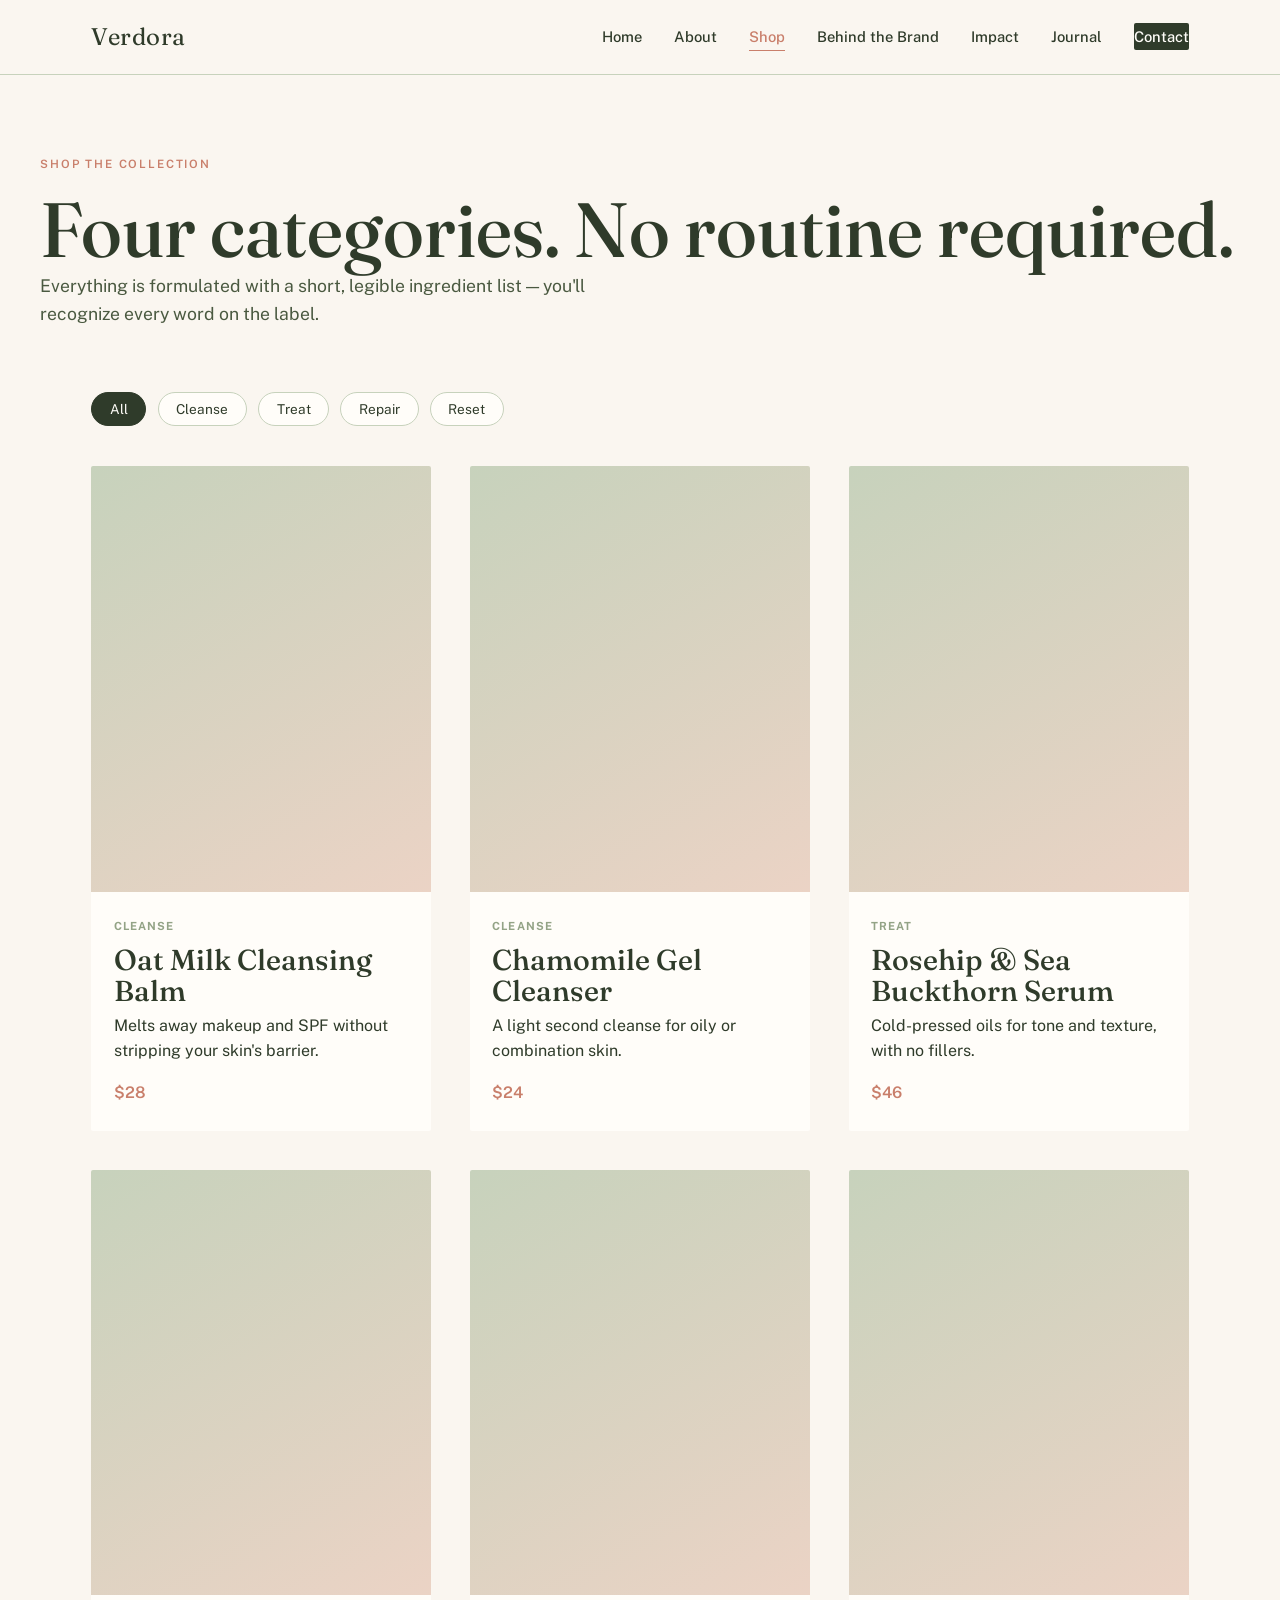
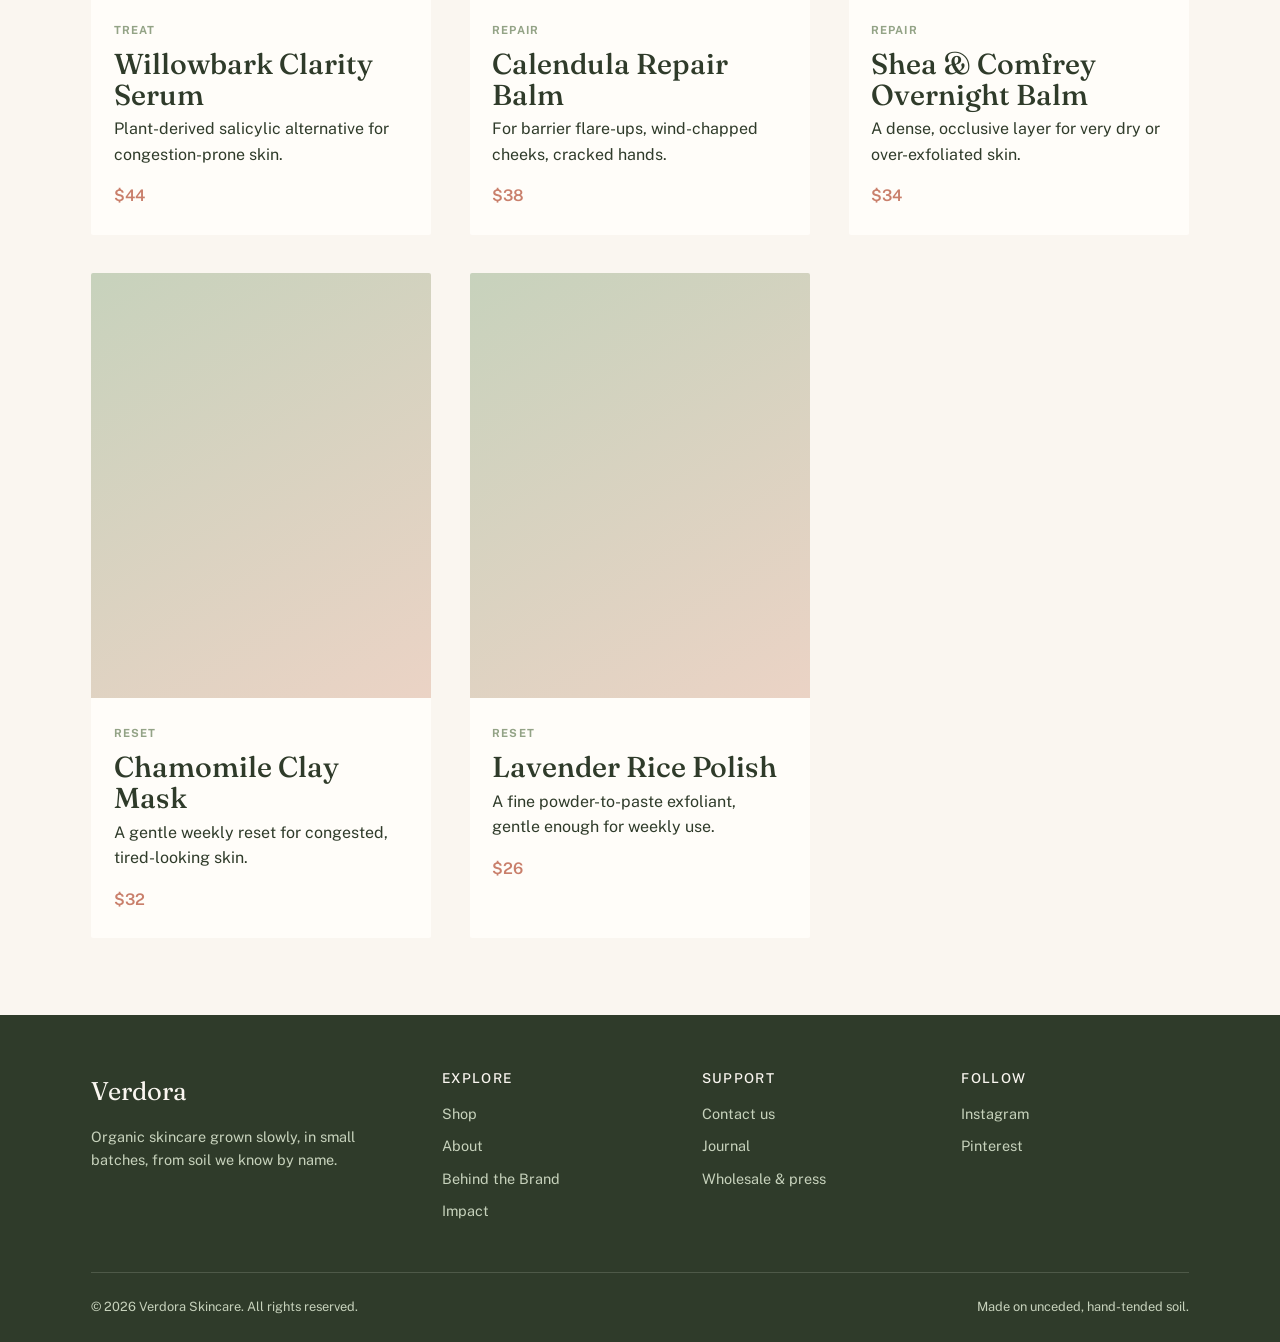
<file: shop.html>
<!DOCTYPE html>
<html lang="en">
<head>
<meta charset="UTF-8">
<meta name="viewport" content="width=device-width, initial-scale=1.0">
<title>Shop — Verdora Organic Skincare</title>
<meta name="description" content="Shop Verdora's organic skincare collection: cleansing balms, botanical serums, repair balms, and clay masks, formulated for sensitive skin.">
<link rel="preconnect" href="https://fonts.googleapis.com">
<link href="https://fonts.googleapis.com/css2?family=Fraunces:opsz,wght@9..144,400;9..144,500;9..144,600&family=Public+Sans:wght@400;500;600;700&display=swap" rel="stylesheet">
<link rel="stylesheet" href="css/style.css">
<style>
  .filter-bar { display:flex; gap:0.7rem; flex-wrap:wrap; margin-bottom: 2.5rem; }
  .filter-btn {
    padding: 0.5rem 1.1rem; border:1px solid var(--sage-pale); border-radius: 999px;
    background: var(--white); font-size: 0.85rem; cursor:pointer; font-family: var(--font-body);
    color: var(--forest); transition: background var(--transition), color var(--transition), border-color var(--transition);
  }
  .filter-btn.active, .filter-btn:hover { background: var(--forest); color: var(--white); border-color: var(--forest); }
  .product-card[hidden] { display: none; }
</style>
</head>
<body>
<a class="skip-link" href="#main">Skip to content</a>

<header class="site-header">
  <div class="nav-wrap">
    <a href="index.html" class="logo">Verdora</a>
    <button class="nav-toggle" aria-label="Toggle menu" aria-expanded="false">
      <span></span><span></span><span></span>
    </button>
    <ul class="nav-links">
      <li><a href="index.html">Home</a></li>
      <li><a href="about.html">About</a></li>
      <li><a href="shop.html" aria-current="page">Shop</a></li>
      <li><a href="gallery.html">Behind the Brand</a></li>
      <li><a href="sustainability.html">Impact</a></li>
      <li><a href="blog.html">Journal</a></li>
      <li><a href="contact.html" class="nav-cta">Contact</a></li>
    </ul>
  </div>
</header>

<main id="main">

  <div class="page-head container">
    <span class="eyebrow">Shop the collection</span>
    <h1>Four categories. No routine required.</h1>
    <p class="lede">Everything is formulated with a short, legible ingredient list — you'll recognize every word on the label.</p>
  </div>

  <section style="padding-top: 0;">
    <div class="container">
      <div class="filter-bar" role="group" aria-label="Filter products by category">
        <button class="filter-btn active" data-filter="all">All</button>
        <button class="filter-btn" data-filter="cleanse">Cleanse</button>
        <button class="filter-btn" data-filter="treat">Treat</button>
        <button class="filter-btn" data-filter="repair">Repair</button>
        <button class="filter-btn" data-filter="reset">Reset</button>
      </div>

      <div class="grid grid-3" id="product-grid">

        <div class="card product-card" data-category="cleanse">
          <div class="card-media" role="img" aria-label="Oat milk cleansing balm jar"></div>
          <div class="card-body">
            <span class="tag">Cleanse</span>
            <h3>Oat Milk Cleansing Balm</h3>
            <p>Melts away makeup and SPF without stripping your skin's barrier.</p>
            <span class="price">$28</span>
          </div>
        </div>

        <div class="card product-card" data-category="cleanse">
          <div class="card-media" role="img" aria-label="Gentle foaming cleanser bottle"></div>
          <div class="card-body">
            <span class="tag">Cleanse</span>
            <h3>Chamomile Gel Cleanser</h3>
            <p>A light second cleanse for oily or combination skin.</p>
            <span class="price">$24</span>
          </div>
        </div>

        <div class="card product-card" data-category="treat">
          <div class="card-media" role="img" aria-label="Rosehip and sea buckthorn serum dropper bottle"></div>
          <div class="card-body">
            <span class="tag">Treat</span>
            <h3>Rosehip &amp; Sea Buckthorn Serum</h3>
            <p>Cold-pressed oils for tone and texture, with no fillers.</p>
            <span class="price">$46</span>
          </div>
        </div>

        <div class="card product-card" data-category="treat">
          <div class="card-media" role="img" aria-label="Niacinamide botanical serum bottle"></div>
          <div class="card-body">
            <span class="tag">Treat</span>
            <h3>Willowbark Clarity Serum</h3>
            <p>Plant-derived salicylic alternative for congestion-prone skin.</p>
            <span class="price">$44</span>
          </div>
        </div>

        <div class="card product-card" data-category="repair">
          <div class="card-media" role="img" aria-label="Calendula repair balm amber jar"></div>
          <div class="card-body">
            <span class="tag">Repair</span>
            <h3>Calendula Repair Balm</h3>
            <p>For barrier flare-ups, wind-chapped cheeks, cracked hands.</p>
            <span class="price">$38</span>
          </div>
        </div>

        <div class="card product-card" data-category="repair">
          <div class="card-media" role="img" aria-label="Shea and comfrey overnight balm tin"></div>
          <div class="card-body">
            <span class="tag">Repair</span>
            <h3>Shea &amp; Comfrey Overnight Balm</h3>
            <p>A dense, occlusive layer for very dry or over-exfoliated skin.</p>
            <span class="price">$34</span>
          </div>
        </div>

        <div class="card product-card" data-category="reset">
          <div class="card-media" role="img" aria-label="Chamomile clay mask jar"></div>
          <div class="card-body">
            <span class="tag">Reset</span>
            <h3>Chamomile Clay Mask</h3>
            <p>A gentle weekly reset for congested, tired-looking skin.</p>
            <span class="price">$32</span>
          </div>
        </div>

        <div class="card product-card" data-category="reset">
          <div class="card-media" role="img" aria-label="Lavender exfoliating powder jar"></div>
          <div class="card-body">
            <span class="tag">Reset</span>
            <h3>Lavender Rice Polish</h3>
            <p>A fine powder-to-paste exfoliant, gentle enough for weekly use.</p>
            <span class="price">$26</span>
          </div>
        </div>

      </div>
    </div>
  </section>

</main>

<footer class="site-footer">
  <div class="container">
    <div class="footer-grid">
      <div>
        <div class="footer-logo">Verdora</div>
        <p style="max-width: 32ch; font-size: 0.9rem;">Organic skincare grown slowly, in small batches, from soil we know by name.</p>
      </div>
      <div>
        <h4>Explore</h4>
        <ul>
          <li><a href="shop.html">Shop</a></li>
          <li><a href="about.html">About</a></li>
          <li><a href="gallery.html">Behind the Brand</a></li>
          <li><a href="sustainability.html">Impact</a></li>
        </ul>
      </div>
      <div>
        <h4>Support</h4>
        <ul>
          <li><a href="contact.html">Contact us</a></li>
          <li><a href="blog.html">Journal</a></li>
          <li><a href="contact.html">Wholesale &amp; press</a></li>
        </ul>
      </div>
      <div>
        <h4>Follow</h4>
        <ul>
          <li><a href="#">Instagram</a></li>
          <li><a href="#">Pinterest</a></li>
        </ul>
      </div>
    </div>
    <div class="footer-bottom">
      <span>&copy; 2026 Verdora Skincare. All rights reserved.</span>
      <span>Made on unceded, hand-tended soil.</span>
    </div>
  </div>
</footer>

<script src="js/main.js"></script>
<script>
  const buttons = document.querySelectorAll('.filter-btn');
  const cards = document.querySelectorAll('.product-card');
  buttons.forEach((btn) => {
    btn.addEventListener('click', () => {
      buttons.forEach((b) => b.classList.remove('active'));
      btn.classList.add('active');
      const filter = btn.dataset.filter;
      cards.forEach((card) => {
        card.hidden = filter !== 'all' && card.dataset.category !== filter;
      });
    });
  });
</script>
</body>
</html>
</file>
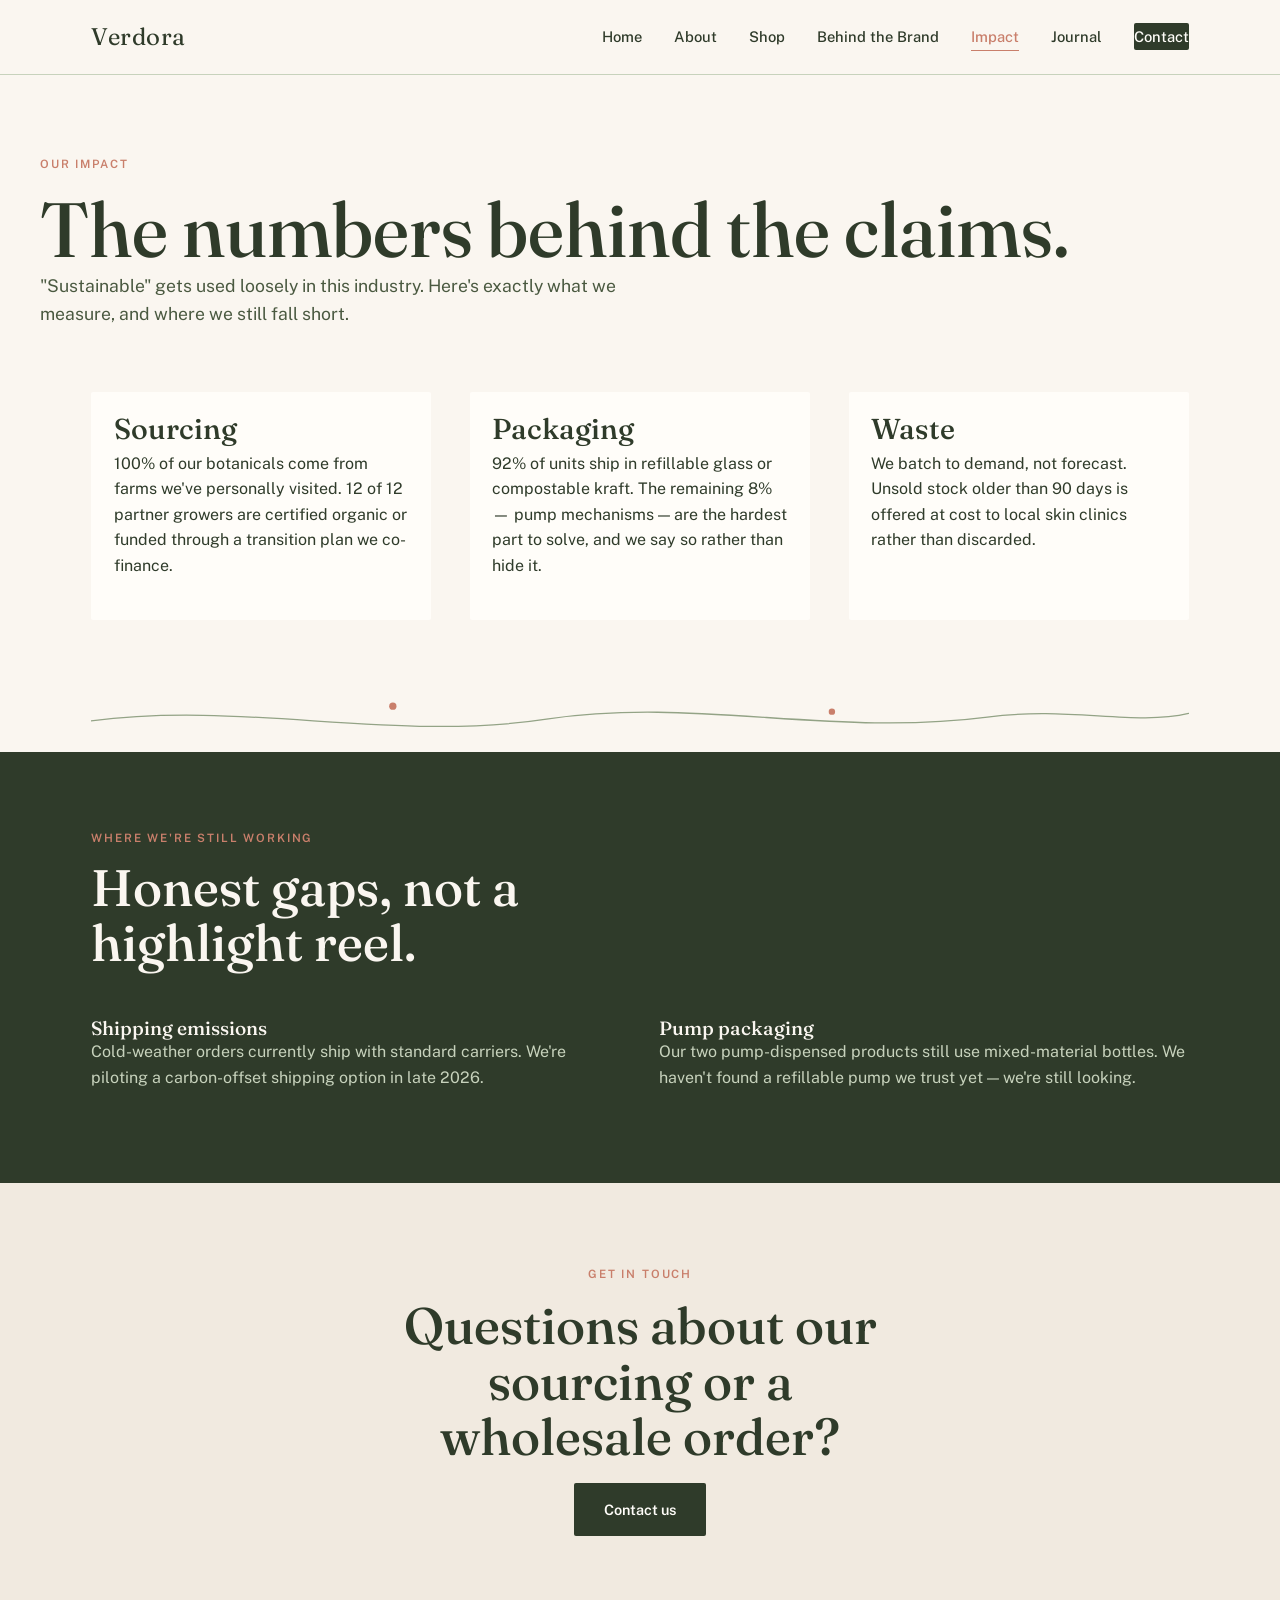
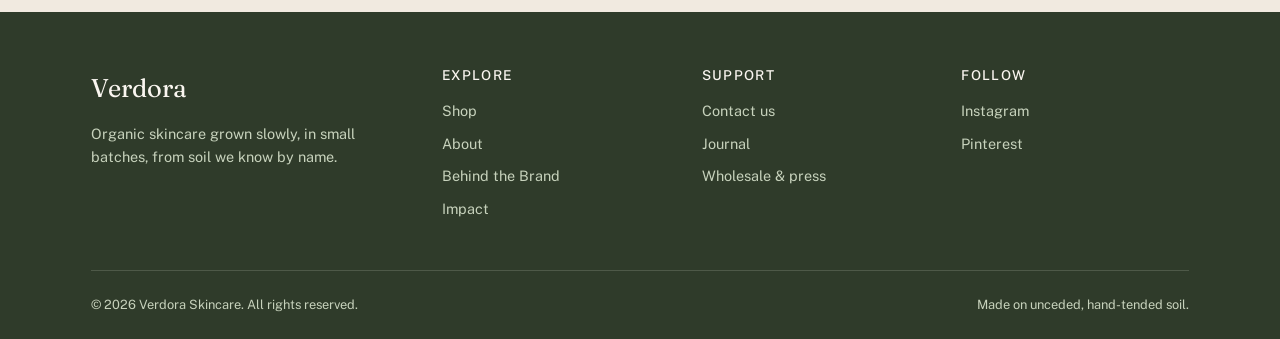
<file: sustainability.html>
<!DOCTYPE html>
<html lang="en">
<head>
<meta charset="UTF-8">
<meta name="viewport" content="width=device-width, initial-scale=1.0">
<title>Our Impact — Verdora</title>
<meta name="description" content="How Verdora sources organically, packages responsibly, and measures its footprint — the numbers behind our sustainability claims.">
<link rel="preconnect" href="https://fonts.googleapis.com">
<link href="https://fonts.googleapis.com/css2?family=Fraunces:opsz,wght@9..144,400;9..144,500;9..144,600&family=Public+Sans:wght@400;500;600;700&display=swap" rel="stylesheet">
<link rel="stylesheet" href="css/style.css">
</head>
<body>
<a class="skip-link" href="#main">Skip to content</a>

<header class="site-header">
  <div class="nav-wrap">
    <a href="index.html" class="logo">Verdora</a>
    <button class="nav-toggle" aria-label="Toggle menu" aria-expanded="false">
      <span></span><span></span><span></span>
    </button>
    <ul class="nav-links">
      <li><a href="index.html">Home</a></li>
      <li><a href="about.html">About</a></li>
      <li><a href="shop.html">Shop</a></li>
      <li><a href="gallery.html">Behind the Brand</a></li>
      <li><a href="sustainability.html" aria-current="page">Impact</a></li>
      <li><a href="blog.html">Journal</a></li>
      <li><a href="contact.html" class="nav-cta">Contact</a></li>
    </ul>
  </div>
</header>

<main id="main">

  <div class="page-head container">
    <span class="eyebrow">Our impact</span>
    <h1>The numbers behind the claims.</h1>
    <p class="lede">"Sustainable" gets used loosely in this industry. Here's exactly what we measure, and where we still fall short.</p>
  </div>

  <section style="padding-top: 0;">
    <div class="container">
      <div class="grid grid-3">
        <div class="card">
          <div class="card-body">
            <h3>Sourcing</h3>
            <p>100% of our botanicals come from farms we've personally visited. 12 of 12 partner growers are certified organic or funded through a transition plan we co-finance.</p>
          </div>
        </div>
        <div class="card">
          <div class="card-body">
            <h3>Packaging</h3>
            <p>92% of units ship in refillable glass or compostable kraft. The remaining 8% — pump mechanisms — are the hardest part to solve, and we say so rather than hide it.</p>
          </div>
        </div>
        <div class="card">
          <div class="card-body">
            <h3>Waste</h3>
            <p>We batch to demand, not forecast. Unsold stock older than 90 days is offered at cost to local skin clinics rather than discarded.</p>
          </div>
        </div>
      </div>
    </div>
  </section>

  <div class="vine-divider" aria-hidden="true">
    <svg viewBox="0 0 1200 60" preserveAspectRatio="none">
      <path d="M0,26 C170,4 330,50 500,24 C660,0 810,44 980,22 C1070,10 1140,32 1200,18" />
      <circle cx="330" cy="10" r="4" />
      <circle cx="810" cy="16" r="3.5" />
    </svg>
  </div>

  <section class="bg-forest">
    <div class="container">
      <div class="section-head">
        <span class="eyebrow">Where we're still working</span>
        <h2 style="color: var(--ivory);">Honest gaps, not a highlight reel.</h2>
      </div>
      <div class="grid grid-2">
        <div>
          <h3 style="color: var(--ivory); font-size:1.2rem;">Shipping emissions</h3>
          <p>Cold-weather orders currently ship with standard carriers. We're piloting a carbon-offset shipping option in late 2026.</p>
        </div>
        <div>
          <h3 style="color: var(--ivory); font-size:1.2rem;">Pump packaging</h3>
          <p>Our two pump-dispensed products still use mixed-material bottles. We haven't found a refillable pump we trust yet — we're still looking.</p>
        </div>
      </div>
    </div>
  </section>

  <section class="bg-deep center">
    <div class="container" style="max-width: 640px;">
      <span class="eyebrow">Get in touch</span>
      <h2 style="margin: 0.8rem 0 1.2rem;">Questions about our sourcing or a wholesale order?</h2>
      <a href="contact.html" class="btn btn-primary">Contact us</a>
    </div>
  </section>

</main>

<footer class="site-footer">
  <div class="container">
    <div class="footer-grid">
      <div>
        <div class="footer-logo">Verdora</div>
        <p style="max-width: 32ch; font-size: 0.9rem;">Organic skincare grown slowly, in small batches, from soil we know by name.</p>
      </div>
      <div>
        <h4>Explore</h4>
        <ul>
          <li><a href="shop.html">Shop</a></li>
          <li><a href="about.html">About</a></li>
          <li><a href="gallery.html">Behind the Brand</a></li>
          <li><a href="sustainability.html">Impact</a></li>
        </ul>
      </div>
      <div>
        <h4>Support</h4>
        <ul>
          <li><a href="contact.html">Contact us</a></li>
          <li><a href="blog.html">Journal</a></li>
          <li><a href="contact.html">Wholesale &amp; press</a></li>
        </ul>
      </div>
      <div>
        <h4>Follow</h4>
        <ul>
          <li><a href="#">Instagram</a></li>
          <li><a href="#">Pinterest</a></li>
        </ul>
      </div>
    </div>
    <div class="footer-bottom">
      <span>&copy; 2026 Verdora Skincare. All rights reserved.</span>
      <span>Made on unceded, hand-tended soil.</span>
    </div>
  </div>
</footer>

<script src="js/main.js"></script>
</body>
</html>
</file>
<file: css/style.css>
/* ============================================================
   VERDORA — Design tokens
   ============================================================ */
:root {
  --ivory: #FAF6F0;
  --ivory-deep: #F1EAE0;
  --forest: #2F3B2A;
  --forest-soft: #4A5940;
  --sage: #93A386;
  --sage-pale: #C7D2BC;
  --blush: #EBD3C5;
  --blush-deep: #DFB9A6;
  --rose: #C97F6B;
  --gold: #B9975B;
  --white: #FFFDF9;

  --font-display: 'Fraunces', 'Georgia', serif;
  --font-body: 'Public Sans', 'Helvetica Neue', Arial, sans-serif;

  --max-width: 1200px;
  --gutter: clamp(1.25rem, 4vw, 4rem);

  --radius: 2px;
  --transition: 420ms cubic-bezier(0.22, 1, 0.36, 1);
}

* { box-sizing: border-box; }
html { scroll-behavior: smooth; }

@media (prefers-reduced-motion: reduce) {
  html { scroll-behavior: auto; }
  * { animation-duration: 0.01ms !important; animation-iteration-count: 1 !important; transition-duration: 0.01ms !important; }
}

body {
  margin: 0;
  background: var(--ivory);
  color: var(--forest);
  font-family: var(--font-body);
  font-size: 16px;
  line-height: 1.6;
  -webkit-font-smoothing: antialiased;
}

img { max-width: 100%; display: block; }
a { color: inherit; text-decoration: none; }

h1, h2, h3, h4 {
  font-family: var(--font-display);
  font-weight: 500;
  line-height: 1.08;
  margin: 0;
  color: var(--forest);
}

h1 { font-size: clamp(2.6rem, 6vw, 5rem); font-optical-sizing: auto; }
h2 { font-size: clamp(2rem, 4vw, 3.2rem); }
h3 { font-size: clamp(1.3rem, 2.4vw, 1.8rem); }

p { margin: 0 0 1rem; max-width: 62ch; }

.eyebrow {
  font-family: var(--font-body);
  text-transform: uppercase;
  letter-spacing: 0.16em;
  font-size: 0.72rem;
  font-weight: 600;
  color: var(--rose);
}

.container {
  max-width: var(--max-width);
  margin: 0 auto;
  padding: 0 var(--gutter);
}

/* Focus visibility */
a:focus-visible, button:focus-visible, input:focus-visible, textarea:focus-visible, select:focus-visible {
  outline: 2px solid var(--rose);
  outline-offset: 3px;
}

/* ============================================================
   Header / Nav
   ============================================================ */
.site-header {
  position: sticky;
  top: 0;
  z-index: 100;
  background: rgba(250, 246, 240, 0.92);
  backdrop-filter: blur(8px);
  border-bottom: 1px solid var(--sage-pale);
}

.nav-wrap {
  display: flex;
  align-items: center;
  justify-content: space-between;
  padding: 1.1rem var(--gutter);
  max-width: var(--max-width);
  margin: 0 auto;
}

.logo {
  font-family: var(--font-display);
  font-size: 1.5rem;
  letter-spacing: 0.02em;
  color: var(--forest);
}

.nav-links {
  display: flex;
  gap: 2rem;
  list-style: none;
  margin: 0;
  padding: 0;
}

.nav-links a {
  font-size: 0.92rem;
  font-weight: 500;
  padding: 0.3rem 0;
  border-bottom: 1px solid transparent;
  transition: border-color var(--transition), color var(--transition);
}

.nav-links a:hover,
.nav-links a[aria-current="page"] {
  border-color: var(--rose);
  color: var(--rose);
}

.nav-cta {
  background: var(--forest);
  color: var(--white) !important;
  padding: 0.6rem 1.3rem;
  border-radius: var(--radius);
  font-size: 0.85rem;
  font-weight: 600;
  border-bottom: none !important;
  transition: background var(--transition);
}
.nav-cta:hover { background: var(--forest-soft); }

.nav-toggle {
  display: none;
  background: none;
  border: none;
  cursor: pointer;
  padding: 0.4rem;
}
.nav-toggle span {
  display: block;
  width: 24px;
  height: 2px;
  background: var(--forest);
  margin: 5px 0;
  transition: transform var(--transition), opacity var(--transition);
}

@media (max-width: 860px) {
  .nav-toggle { display: block; }
  .nav-links {
    position: absolute;
    top: 100%;
    left: 0;
    right: 0;
    flex-direction: column;
    background: var(--ivory);
    padding: 1.5rem var(--gutter) 2rem;
    gap: 1.2rem;
    border-bottom: 1px solid var(--sage-pale);
    display: none;
  }
  .nav-links.open { display: flex; }
  .nav-cta { align-self: flex-start; }
}

/* ============================================================
   Buttons
   ============================================================ */
.btn {
  display: inline-flex;
  align-items: center;
  gap: 0.5rem;
  padding: 0.85rem 1.8rem;
  border-radius: var(--radius);
  font-size: 0.9rem;
  font-weight: 600;
  border: 1px solid transparent;
  cursor: pointer;
  transition: background var(--transition), color var(--transition), border-color var(--transition), transform var(--transition);
}
.btn-primary { background: var(--forest); color: var(--white); }
.btn-primary:hover { background: var(--forest-soft); transform: translateY(-1px); }
.btn-outline { background: transparent; color: var(--forest); border-color: var(--forest); }
.btn-outline:hover { background: var(--forest); color: var(--white); }
.btn-light { background: var(--white); color: var(--forest); }
.btn-light:hover { background: var(--blush); }

/* ============================================================
   Vine divider — the signature element
   A single continuous line that "grows" across a section, echoing
   botanical ingredient sketches. Appears at most once or twice per page.
   ============================================================ */
.vine-divider {
  width: 100%;
  overflow: hidden;
  margin: 0 auto;
  max-width: var(--max-width);
  padding: 0 var(--gutter);
}
.vine-divider svg {
  width: 100%;
  height: auto;
  display: block;
}
.vine-divider path {
  fill: none;
  stroke: var(--sage);
  stroke-width: 1.4;
  stroke-linecap: round;
  stroke-dasharray: 1400;
  stroke-dashoffset: 1400;
  transition: stroke-dashoffset 1.6s cubic-bezier(0.22, 1, 0.36, 1);
}
.vine-divider.in-view path { stroke-dashoffset: 0; }
.vine-divider circle {
  fill: var(--rose);
  opacity: 0;
  transition: opacity 0.6s ease 1.2s;
}
.vine-divider.in-view circle { opacity: 1; }

/* ============================================================
   Hero (asymmetric editorial)
   ============================================================ */
.hero {
  display: grid;
  grid-template-columns: 1.1fr 0.9fr;
  align-items: center;
  gap: clamp(2rem, 5vw, 5rem);
  padding: clamp(3rem, 8vw, 6rem) var(--gutter) clamp(3rem, 6vw, 5rem);
  max-width: var(--max-width);
  margin: 0 auto;
}
.hero-copy .eyebrow { display: block; margin-bottom: 1.1rem; }
.hero-copy h1 { margin-bottom: 1.4rem; }
.hero-copy p.lede {
  font-size: 1.15rem;
  color: var(--forest-soft);
  max-width: 46ch;
  margin-bottom: 2rem;
}
.hero-actions { display: flex; gap: 1rem; flex-wrap: wrap; }

.hero-visual {
  position: relative;
  aspect-ratio: 4 / 5;
  background: linear-gradient(160deg, var(--blush) 0%, var(--sage-pale) 100%);
  border-radius: var(--radius);
  overflow: hidden;
}
.hero-visual .badge {
  position: absolute;
  bottom: 1.2rem;
  left: 1.2rem;
  right: 1.2rem;
  background: rgba(250, 246, 240, 0.9);
  backdrop-filter: blur(6px);
  padding: 0.9rem 1.1rem;
  border-radius: var(--radius);
  font-size: 0.82rem;
  display: flex;
  justify-content: space-between;
  gap: 0.5rem;
}

@media (max-width: 860px) {
  .hero { grid-template-columns: 1fr; }
  .hero-visual { order: -1; aspect-ratio: 16/10; }
}

/* ============================================================
   Sections / generic layout blocks
   ============================================================ */
section { padding: clamp(3rem, 6vw, 5.5rem) 0; }
.section-head { max-width: 60ch; margin-bottom: clamp(2rem, 4vw, 3rem); }
.section-head .eyebrow { display: block; margin-bottom: 0.8rem; }
.section-head p { color: var(--forest-soft); }

.bg-deep { background: var(--ivory-deep); }
.bg-forest { background: var(--forest); color: var(--ivory); }
.bg-forest h2, .bg-forest h3 { color: var(--ivory); }
.bg-forest p { color: var(--sage-pale); }

/* Grid utilities */
.grid { display: grid; gap: clamp(1.5rem, 3vw, 2.5rem); }
.grid-3 { grid-template-columns: repeat(3, 1fr); }
.grid-2 { grid-template-columns: repeat(2, 1fr); }
.grid-4 { grid-template-columns: repeat(4, 1fr); }
@media (max-width: 860px) {
  .grid-3, .grid-4 { grid-template-columns: repeat(2, 1fr); }
}
@media (max-width: 560px) {
  .grid-3, .grid-4, .grid-2 { grid-template-columns: 1fr; }
}

/* Cards */
.card {
  background: var(--white);
  border-radius: var(--radius);
  overflow: hidden;
  transition: transform var(--transition), box-shadow var(--transition);
}
.card:hover { transform: translateY(-4px); box-shadow: 0 14px 30px -18px rgba(47, 59, 42, 0.35); }
.card-media {
  aspect-ratio: 4/5;
  background: linear-gradient(150deg, var(--sage-pale), var(--blush));
}
.card-body { padding: 1.3rem 1.4rem 1.6rem; }
.card-body h3 { margin-bottom: 0.4rem; }
.card-body .price { font-weight: 600; color: var(--rose); margin-top: 0.6rem; }
.card-body .tag {
  display: inline-block;
  font-size: 0.7rem;
  text-transform: uppercase;
  letter-spacing: 0.1em;
  color: var(--sage);
  font-weight: 700;
  margin-bottom: 0.5rem;
}

/* Stat row */
.stat-row {
  display: grid;
  grid-template-columns: repeat(4, 1fr);
  gap: 2rem;
  text-align: left;
}
.stat-row .stat-num {
  font-family: var(--font-display);
  font-size: clamp(2rem, 4vw, 3rem);
  color: var(--gold);
}
.stat-row .stat-label { font-size: 0.85rem; color: var(--sage-pale); }
@media (max-width: 700px) { .stat-row { grid-template-columns: 1fr 1fr; } }

/* Testimonial */
.testimonial {
  font-family: var(--font-display);
  font-size: clamp(1.3rem, 2.6vw, 1.9rem);
  line-height: 1.4;
  max-width: 46ch;
}
.testimonial cite {
  display: block;
  margin-top: 1.2rem;
  font-family: var(--font-body);
  font-style: normal;
  font-size: 0.85rem;
  color: var(--rose);
  font-weight: 600;
}

/* Forms */
.form-field { margin-bottom: 1.3rem; }
.form-field label {
  display: block;
  font-size: 0.85rem;
  font-weight: 600;
  margin-bottom: 0.4rem;
}
.form-field input,
.form-field textarea,
.form-field select {
  width: 100%;
  padding: 0.8rem 1rem;
  border: 1px solid var(--sage-pale);
  border-radius: var(--radius);
  background: var(--white);
  font-family: var(--font-body);
  font-size: 0.95rem;
  color: var(--forest);
}
.form-field input:focus,
.form-field textarea:focus,
.form-field select:focus {
  border-color: var(--rose);
  outline: none;
}
.form-note { font-size: 0.8rem; color: var(--forest-soft); margin-top: 0.5rem; }
.form-status {
  margin-top: 1rem;
  padding: 0.9rem 1.1rem;
  border-radius: var(--radius);
  font-size: 0.9rem;
  display: none;
}
.form-status.success { display: block; background: var(--sage-pale); color: var(--forest); }
.form-status.error { display: block; background: var(--blush-deep); color: var(--forest); }

/* Footer */
.site-footer {
  background: var(--forest);
  color: var(--sage-pale);
  padding: 3.5rem 0 1.5rem;
}
.footer-grid {
  display: grid;
  grid-template-columns: 1.4fr 1fr 1fr 1fr;
  gap: 2rem;
  margin-bottom: 2.5rem;
}
.footer-grid h4 {
  color: var(--ivory);
  font-size: 0.85rem;
  text-transform: uppercase;
  letter-spacing: 0.1em;
  margin-bottom: 1rem;
  font-family: var(--font-body);
}
.footer-grid ul { list-style: none; margin: 0; padding: 0; }
.footer-grid li { margin-bottom: 0.6rem; font-size: 0.9rem; }
.footer-grid a:hover { color: var(--white); }
.footer-logo { font-family: var(--font-display); font-size: 1.6rem; color: var(--ivory); margin-bottom: 0.8rem; }
.footer-bottom {
  border-top: 1px solid rgba(199, 210, 188, 0.2);
  padding-top: 1.5rem;
  font-size: 0.8rem;
  display: flex;
  justify-content: space-between;
  flex-wrap: wrap;
  gap: 0.5rem;
}
@media (max-width: 760px) {
  .footer-grid { grid-template-columns: 1fr 1fr; }
}

/* Breadcrumb / page header for interior pages */
.page-head {
  padding: clamp(3rem, 7vw, 5rem) 0 clamp(2rem, 4vw, 3rem);
  max-width: var(--max-width);
  margin: 0 auto;
}
.page-head .eyebrow { display: block; margin-bottom: 1rem; }
.page-head p.lede { font-size: 1.1rem; color: var(--forest-soft); max-width: 55ch; }

/* Utility */
.center { text-align: center; margin-left: auto; margin-right: auto; }
.mt-2 { margin-top: 2rem; }
.sr-only {
  position: absolute; width: 1px; height: 1px; padding: 0; margin: -1px;
  overflow: hidden; clip: rect(0,0,0,0); white-space: nowrap; border: 0;
}

/* Skip link */
.skip-link {
  position: absolute;
  left: -999px;
  top: 0;
  background: var(--forest);
  color: var(--white);
  padding: 0.8rem 1.2rem;
  z-index: 200;
}
.skip-link:focus { left: 1rem; top: 1rem; }
</file>
